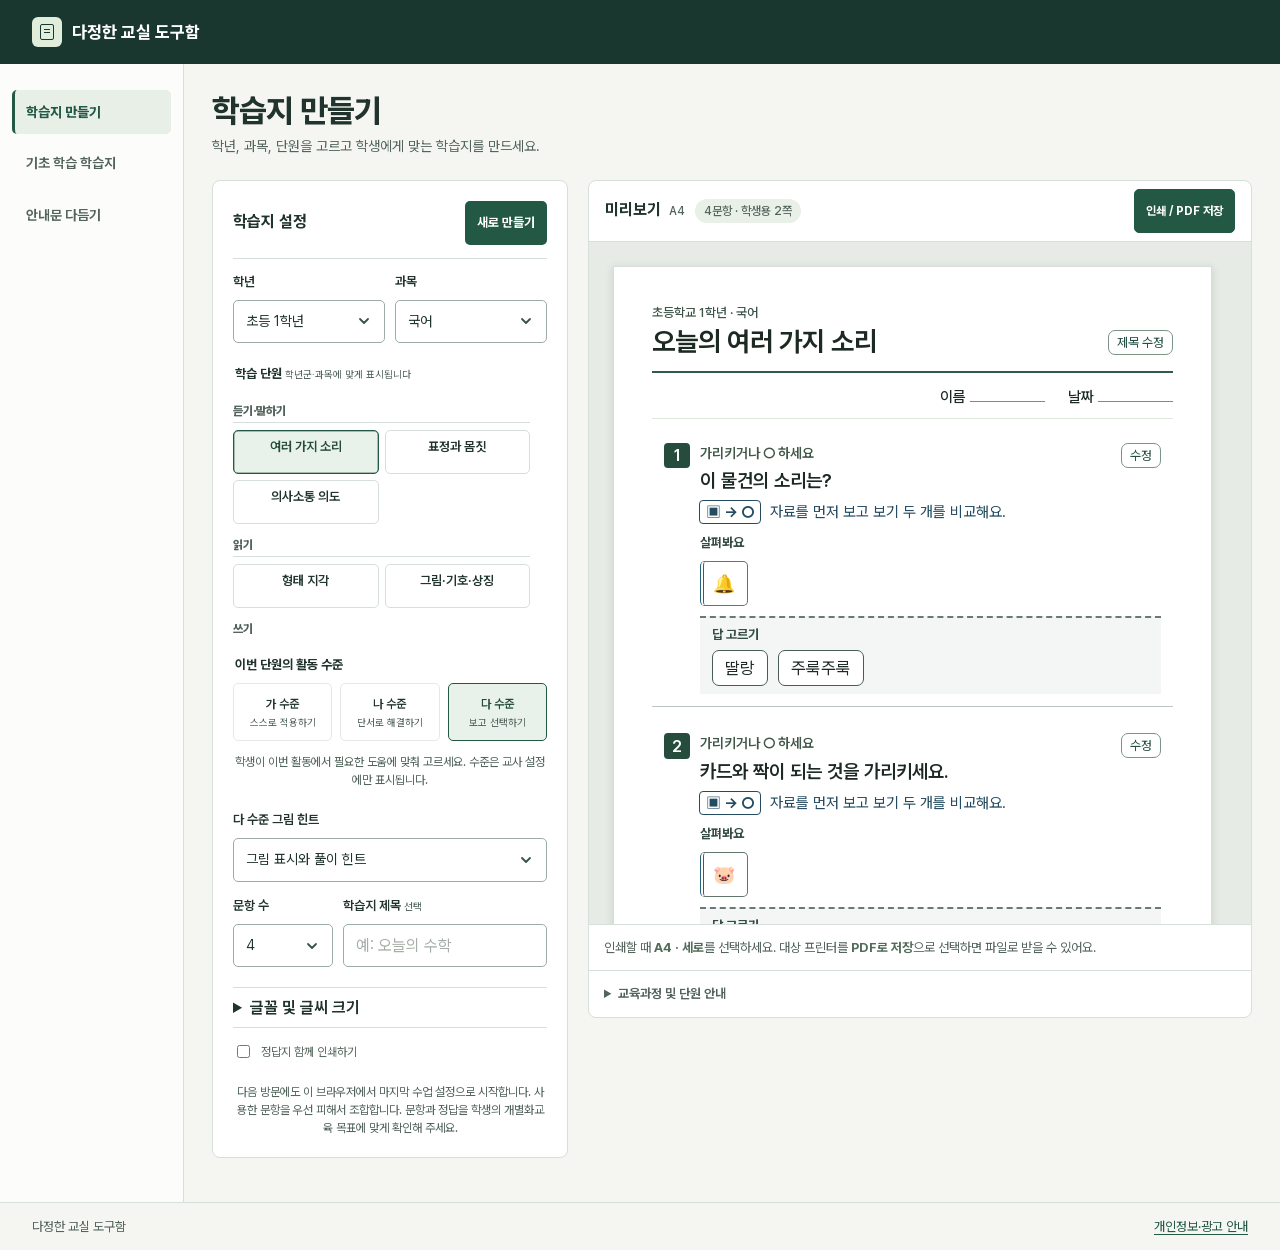
<file: index.html>
<!doctype html>
<html lang="ko">
<head>
  <meta charset="utf-8">
  <meta name="viewport" content="width=device-width, initial-scale=1">
  <meta name="theme-color" content="#19372f">
  <meta name="description" content="특수교사를 위한 수준별 학습지와 학부모 안내문 작성 도구">
  <script async src="https://pagead2.googlesyndication.com/pagead/js/adsbygoogle.js?client=ca-pub-8544439780701521" crossorigin="anonymous"></script>
  <title>다정한 교실 도구함</title>
  <link rel="preload" href="./PretendardVariable.woff2" as="font" type="font/woff2" crossorigin>
  <link rel="stylesheet" href="./style.css?v=mathalign1">
  <link rel="stylesheet" href="./workspace.css?v=3">
</head>
<body>
  <div class="app-shell">
    <a class="skip-workspace" href="#top">본문 바로가기</a>
    <header class="workspace-header">
      <div class="workspace-header-inner">
        <a class="workspace-brand" href="./" aria-label="다정한 교실 도구함 홈">
          <span class="workspace-emblem" aria-hidden="true"></span>
          <span>다정한 교실 도구함</span>
        </a>
      </div>
    </header>

    <div class="workspace-layout">
      <nav class="tool-nav" aria-label="도구 선택">
        <a class="tab active" data-tab="worksheet" aria-controls="worksheet-panel" href="?tool=worksheet" aria-current="page">학습지 만들기</a>
        <a class="tab" data-tab="foundation" aria-controls="foundation-panel" href="?tool=foundation">기초 학습 학습지</a>
        <a class="tab" data-tab="letter" aria-controls="letter-panel" href="?tool=letter">안내문 다듬기</a>
      </nav>
    <main id="top" tabindex="-1">
      <section class="tool-section" id="worksheet-panel">
        <div class="page-heading"><h1>학습지 만들기</h1><p>학년, 과목, 단원을 고르고 학생에게 맞는 학습지를 만드세요.</p></div>
        <div class="workspace-grid">
          <form class="control-card" id="worksheet-form">
            <div class="card-heading"><h2>학습지 설정</h2><button class="primary-button generate-button" type="submit">새로 만들기</button></div>
            <div class="field-row grade-subject-row"><div class="field"><label for="grade">학년</label><select id="grade"><optgroup label="초등학교"><option value="e1">초등 1학년</option><option value="e2">초등 2학년</option><option value="e3">초등 3학년</option><option value="e4">초등 4학년</option><option value="e5">초등 5학년</option><option value="e6">초등 6학년</option></optgroup><optgroup label="중학교"><option value="m1">중학교 1학년</option><option value="m2">중학교 2학년</option><option value="m3">중학교 3학년</option></optgroup><optgroup label="고등학교"><option value="h1">고등학교 1학년</option><option value="h2">고등학교 2학년</option><option value="h3">고등학교 3학년</option></optgroup></select></div><div class="field"><label for="subject">과목</label><select id="subject"></select></div></div>
            <fieldset><legend>학습 단원 <span class="optional">학년군·과목에 맞게 표시됩니다</span></legend><div class="choice-grid topic-grid" id="topic-options"></div></fieldset>
            <fieldset><legend>이번 단원의 활동 수준</legend><div class="segmented"><label><input type="radio" name="level" value="challenge"><span>가 수준<small>스스로 적용하기</small></span></label><label><input type="radio" name="level" value="practice"><span>나 수준<small>단서로 해결하기</small></span></label><label><input type="radio" name="level" value="basic" checked><span>다 수준<small>보고 선택하기</small></span></label></div><p class="control-hint">학생이 이번 활동에서 필요한 도움에 맞춰 고르세요. 수준은 교사 설정에만 표시됩니다.</p></fieldset>
            <div class="field" id="basic-help-field"><label for="basic-help">다 수준 그림 힌트</label><select id="basic-help"><option value="guided">그림 표시와 풀이 힌트</option><option value="mark">그림 표시만</option><option value="off">추가 힌트 없이</option></select></div><div class="field-row"><div class="field"><label for="count">문항 수</label><select id="count"><option selected>4</option><option>6</option><option>8</option><option>10</option><option>12</option></select></div><div class="field"><label for="paper-title">학습지 제목 <span class="optional">선택</span></label><input id="paper-title" type="text" maxlength="35" placeholder="예: 오늘의 수학"></div></div>
            <details class="worksheet-type-settings">
              <summary>글꼴 및 글씨 크기</summary>
              <div class="field-row">
                <div class="field"><label for="worksheet-font">글꼴</label><select id="worksheet-font">
                  <option value="pretendard">프리텐다드</option>
                  <option value="gothic">기기 기본 고딕</option>
                  <option value="serif">기기 기본 명조</option>
                </select></div>
                <div class="field"><label for="worksheet-size">글씨 크기</label><div class="size-stepper">
                  <button type="button" data-size-step="-1" aria-label="글씨 1픽셀 줄이기">−</button>
                  <select id="worksheet-size" aria-label="글씨 크기 픽셀"></select>
                  <button type="button" data-size-step="1" aria-label="글씨 1픽셀 늘리기">+</button>
                </div></div>
              </div>
            </details>
            <label class="checkline"><input id="answer-key" type="checkbox"><span>정답지 함께 인쇄하기</span></label>
            <p class="control-hint">다음 방문에도 이 브라우저에서 마지막 수업 설정으로 시작합니다. 사용한 문항을 우선 피해서 조합합니다. 문항과 정답을 학생의 개별화교육 목표에 맞게 확인해 주세요.</p>
          </form>
          <div class="preview-area"><div class="preview-heading"><div><h2 id="worksheet-preview-heading" tabindex="-1">미리보기 <span class="paper-format">A4</span></h2><span class="preview-status" id="preview-status" role="status"></span></div><button id="print-button" class="outline-button" type="button">인쇄 / PDF 저장</button></div><div class="sheet-frame" id="sheet-frame" tabindex="0" role="region" aria-labelledby="worksheet-preview-heading"><div id="worksheet-preview"></div></div><p class="preview-tip">인쇄할 때 <strong>A4 · 세로</strong>를 선택하세요. 대상 프린터를 <strong>PDF로 저장</strong>으로 선택하면 파일로 받을 수 있어요.</p><details class="curriculum-note"><summary>교육과정 및 단원 안내</summary><p>학습지 단원은 교육과정의 내용 요소를 바탕으로 구성했습니다. 중3·고3은 2027년부터 적용됩니다. <a href="https://www.nise.go.kr/onmam/openapi/fileDown.do?fileSn=oZXmqchDx6q4fe5TJYtELA" target="_blank" rel="noopener">2022 개정 특수교육 기본 교육과정 원문</a></p></details></div>
        </div>
      </section>

      <section class="tool-section hidden" id="foundation-panel">
        <div class="page-heading"><h1>기초 학습 학습지</h1><p>모양, 한글, 수, 선 긋기 중 연습할 활동을 고르세요.</p></div>
        <div class="workspace-grid">
          <form class="control-card" id="foundation-form">
            <div class="card-heading"><h2>기초 활동 선택</h2><button class="primary-button generate-button" type="submit">새로 만들기</button></div>
            <div class="field"><label for="foundation-task">연습할 활동</label><select id="foundation-task">
              </select></div>
            <div class="field"><label for="foundation-count">문항 수</label><select id="foundation-count"><option>2</option><option selected>4</option><option>6</option></select></div>
            <label class="checkline"><input type="checkbox" id="foundation-key">교사용 정답지 함께 인쇄하기</label>

          </form>
          <div class="preview-area"><div class="preview-heading"><div><h2 id="foundation-preview-heading" tabindex="-1">미리보기 <span class="paper-format">A4</span></h2><span class="preview-status" id="foundation-preview-status" role="status"></span></div><button type="button" class="outline-button" id="foundation-print">인쇄 / PDF 저장</button></div>
            <div class="sheet-frame" id="foundation-preview" tabindex="0" role="region" aria-labelledby="foundation-preview-heading"></div></div>
        </div>
      </section>
      <section class="tool-section hidden" id="letter-panel">
        <div class="page-heading"><h1>안내문 다듬기</h1><p>전달할 내용을 적으면 학부모님께 보낼 문장으로 정리해 드려요.</p></div>
        <div class="letter-grid"><div class="control-card"><div class="card-heading"><h2>초안 입력</h2></div><label for="draft" class="input-label">전할 내용</label><textarea id="draft" rows="10" placeholder="예: 다음 주 학교 체육대회 예정&#10;복장 체육복&#10;장소 예술공원&#10;등교방법 자율 등교"></textarea><div class="privacy-note"><strong>개인정보 입력 안내</strong><p>학생 실명, 진단명, 연락처, 주민등록번호 등은 입력하지 마세요. 필요하다면 ‘학생’, ‘보호자’처럼 바꿔 적어 주세요. 입력 내용은 서버로 전송하거나 저장하지 않습니다.</p></div><fieldset><legend>문장 분위기</legend><div class="segmented tone-select"><label><input type="radio" name="tone" value="formal" checked><span>정중하게</span></label><label><input type="radio" name="tone" value="warm"><span>따뜻하게</span></label><label><input type="radio" name="tone" value="brief"><span>간결하게</span></label></div></fieldset><fieldset class="notice-message-settings">
  <legend>학부모님께 전할 멘트</legend>
  <div class="field"><label for="notice-message-mode">마무리 방식</label>
    <select id="notice-message-mode">
      <option value="auto">초안 내용에 맞춰 추천</option>
      <option value="custom">직접 입력</option>
      <option value="none">멘트 없이 마무리</option>
    </select>
  </div>
  <div id="notice-message-custom" class="field" hidden>
    <label for="notice-message-text">추가할 문장</label>
    <textarea id="notice-message-text" rows="2" maxlength="300" placeholder="예: 자녀와 함께 준비물을 확인해 주시면 감사하겠습니다."></textarea>
  </div>
</fieldset><button class="primary-button" id="polish-button" type="button">안내문 다듬기 </button></div><div class="result-card"><div class="preview-heading"><div><h2 id="letter-preview-heading" tabindex="-1">다듬은 안내문</h2></div><button id="copy-button" class="outline-button" type="button" disabled>복사하기</button></div><label class="input-label" for="result">보낼 문구 · 직접 수정 가능</label><textarea id="result" rows="14" readonly placeholder="초안을 다듬으면 여기에 안내문이 나타납니다."></textarea><p id="notice-date-review" class="review-note" role="status" hidden></p><p class="review-note">보내기 전에 날짜·장소·준비물과 학생별 상황을 꼭 확인해 주세요. 이 도구는 입력한 사실만 사용해 문장을 정리합니다.</p></div></div>
      </section>

    </main>
    </div>
    <footer class="workspace-footer">
      <span>다정한 교실 도구함</span>
      <a href="./privacy.html">개인정보·광고 안내</a>
    </footer>
  </div>
  <dialog id="problem-editor" class="problem-editor" aria-labelledby="problem-editor-title">
    <form id="problem-edit-form">
      <h2 id="problem-editor-title">문항 수정</h2>
      <div id="problem-edit-fields"></div>
      <div class="problem-edit-actions">
        <button type="button" id="problem-edit-cancel" class="outline-button">취소</button>
        <button type="submit" class="primary-button">수정 적용</button>
      </div>
    </form>
  </dialog>
  <div id="foundation-print-root"></div>
  <div id="print-root" aria-hidden="true"></div>
  <script defer src="./worksheet-equation.js"></script>
  <script src="./question-data.js?v=20261114c" defer></script>
  <script src="./question-data-more.js?v=20261114c" defer></script>
  <script src="./curriculum.js?v=mathalign1" defer></script>
  <script src="./full-units.js?v=20261114d" defer></script>
  <script src="./full-unit-problems.js?v=clear-cues3" defer></script>
  <script src="./full-unit-korean.js?v=clear-cues3" defer></script>
  <script src="./full-unit-init.js?v=20261114d" defer></script>
  <script src="./picture-problems.js?v=cuelevel4" defer></script>
  <script src="./social-career.js?v=cuelevel4" defer></script>
  <script src="./visual-activities.js?v=mathalign1" defer></script>
  <script defer src="./foundation.js?v=workspace2"></script>
  <script src="./app.js?v=workspace2" defer></script>
</body>
</html>
</file>
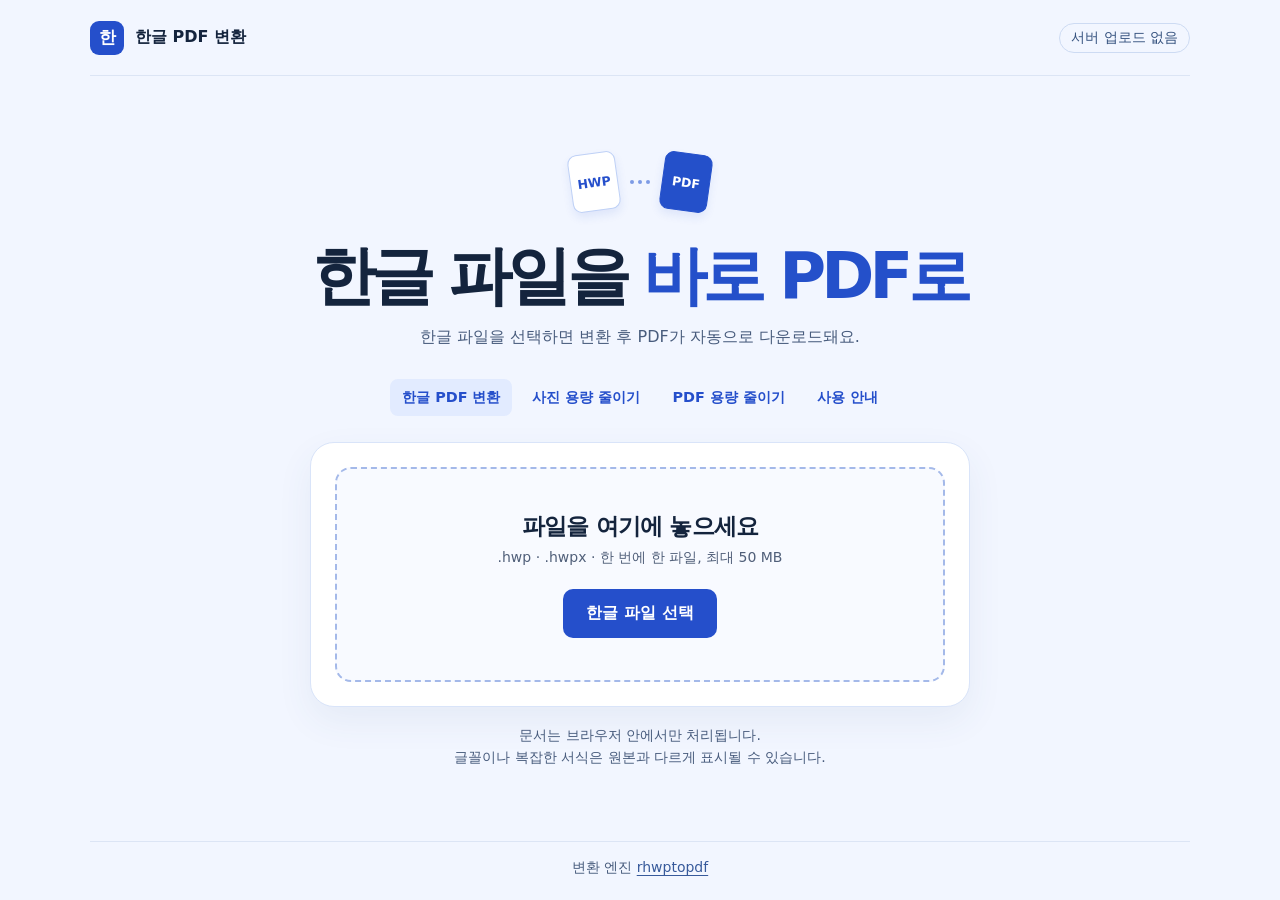
<file: hwp-pdf/index.html>
<!doctype html>
<html lang="ko">
<head>
  <meta charset="utf-8">
  <meta name="viewport" content="width=device-width, initial-scale=1">
  <meta name="description" content="한글 HWP·HWPX를 브라우저에서 바로 PDF로 변환하고 다운로드하세요.">
  <meta name="referrer" content="no-referrer">
  <meta http-equiv="Content-Security-Policy" content="default-src 'none'; script-src 'unsafe-inline' 'wasm-unsafe-eval'; style-src 'unsafe-inline'; connect-src https://sanguneo.github.io https://cdn.jsdelivr.net https://raw.githubusercontent.com; worker-src blob:; base-uri 'none'; form-action 'none'">
  <title>한글 PDF 변환</title>
  <style>
    :root { font-family: system-ui, "Malgun Gothic", "Apple SD Gothic Neo", sans-serif; color: #14243d; background: #f2f6ff; color-scheme: light; }
    *, *::before, *::after { box-sizing: border-box; }
    body { margin: 0; min-height: 100vh; display: grid; grid-template-rows: auto 1fr auto; }
    header, footer { width: min(1100px, 100% - 48px); margin-inline: auto; }
    header { display: flex; justify-content: space-between; align-items: center; min-height: 76px; gap: 14px; border-bottom: 1px solid #dce5f5; }
    .brand { display: flex; align-items: center; gap: 11px; font-weight: 750; }
    .mark { background: #254fcb; color: white; width: 34px; height: 34px; display: grid; place-items: center; border-radius: 9px; font-size: 17px; }
    .privacy { color: #34517e; font-size: .875rem; padding: 5px 11px; border: 1px solid #cddbf3; border-radius: 999px; }
    main { width: min(660px, 100% - 36px); margin: 0 auto; padding: clamp(38px, 8vh, 90px) 0 46px; text-align: center; }
    h1 { font-size: clamp(2.2rem, 7vw, 4rem); letter-spacing: -.075em; margin: 16px 0 12px; line-height: 1.13; font-weight: 820; }
    h1 span { color: #2450ca; white-space: nowrap; }
    .intro { color: #485c7d; margin: 0 auto 35px; line-height: 1.65; }
    .tools { display: flex; justify-content: center; flex-wrap: wrap; gap: 8px; margin: -7px 0 26px; }
    .tools a { padding: 9px 12px; border-radius: 8px; color: #254fcb; font-size: .9rem; text-decoration: none; font-weight: 700; }
    .tools a:hover, .tools a[aria-current] { background: #e2ebff; }
    .art { display: flex; align-items: center; justify-content: center; gap: 12px; margin: 0 auto 24px; height: 68px; }
    .page { display: grid; place-items: center; height: 58px; width: 48px; border: 1px solid #bfd1f6; border-radius: 9px; font: 750 .78rem system-ui; box-shadow: 0 5px 10px #254fcb18; background: white; color: #254fcb; transform: rotate(-8deg); }
    .page.pdf { transform: rotate(8deg); background: #2450ca; color: white; border-color: #2450ca; }
    .art .dots { display: flex; gap: 4px; }
    .art .dots i { display: block; background: #7e9be5; width: 4px; height: 4px; border-radius: 100%; }
    .work { background: #fff; box-shadow: 0 14px 36px #34527e12; border: 1px solid #d9e4f9; border-radius: 24px; padding: clamp(14px, 3.6vw, 24px); }
    .zone { background: #f8faff; border: 2px dashed #a4b9e9; border-radius: 16px; padding: clamp(29px, 5vw, 42px) 16px; transition: background .18s, border-color .18s; }
    .zone.active { background: #e4edff; border-color: #2450ca; }
    h2 { margin: 0 0 7px; letter-spacing: -.035em; font-size: clamp(1.12rem, 4.5vw, 1.42rem); }
    .formats { font-size: .875rem; color: #505f79; margin: 0 0 22px; }
    button, .download { display: inline-flex; align-items: center; justify-content: center; min-height: 49px; padding: 0 22px; border: 1px solid transparent; border-radius: 10px; font: 700 1rem system-ui; cursor: pointer; text-decoration: none; }
    button { color: #fff; background: #254fcb; }
    button:hover { background: #1941b8; }
    button:disabled { cursor: wait; background: #526991; }
    button:focus-visible, a:focus-visible { outline: 3px solid #123b9c; outline-offset: 4px; }
    .result { text-align: left; margin-top: 14px; padding: 13px 15px; border: 1px solid #d3e2f8; border-radius: 12px; background: #f5f9ff; }
    .result[data-state="error"] { background: #fff5f5; border-color: #f2c7cb; color: #84272d; }
    #status { font-weight: 700; margin: 0; line-height: 1.5; }
    #detail { color: inherit; margin: 3px 0 0; overflow-wrap: anywhere; font-size: .88rem; line-height: 1.5; }
    .download { min-height: 40px; margin-top: 10px; padding: 0 13px; border-color: #a7bced; color: #1941b8; background: #fff; }
    .download:hover { background: #e8efff; }
    .note { margin: 17px 0 0; color: #485c7d; font-size: .875rem; line-height: 1.6; }
    .note a { color: #375a9b; text-underline-offset: 3px; }
    footer { color: #485c7d; border-top: 1px solid #dce5f5; padding: 17px 0 23px; font-size: .875rem; text-align: center; }
    footer a { color: #375a9b; text-underline-offset: 3px; }
    [hidden] { display: none !important; }
    @media (max-width: 450px) { header, footer { width: calc(100% - 36px); } header { min-height: 62px; } .intro { font-size: .95rem; } }
    @media (prefers-reduced-motion: reduce) { *, *::before, *::after { transition: none !important; } }
  </style>
</head>
<body>
  <header>
    <div class="brand"><span class="mark" aria-hidden="true">한</span>한글 PDF 변환</div>
    <span class="privacy">서버 업로드 없음</span>
  </header>
  <main>
    <div class="art" aria-hidden="true"><span class="page">HWP</span><span class="dots"><i></i><i></i><i></i></span><span class="page pdf">PDF</span></div>
    <h1>한글 파일을 <span>바로 PDF로</span></h1>
    <p class="intro">한글 파일을 선택하면 변환 후 PDF가 자동으로 다운로드돼요.</p>
    <nav class="tools" aria-label="파일 도구">
      <a href="./" aria-current="page">한글 PDF 변환</a>
      <a href="./compress.html">사진 용량 줄이기</a>
      <a href="./compress.html?type=pdf">PDF 용량 줄이기</a>
      <a href="./guide.html">사용 안내</a>
    </nav>
    <section class="work" aria-label="파일 변환">
      <div class="zone" id="zone">
        <h2>파일을 여기에 놓으세요</h2>
        <p class="formats" id="formats">.hwp · .hwpx · 한 번에 한 파일, 최대 50 MB</p>
        <button type="button" id="pick" aria-describedby="formats">한글 파일 선택</button>
        <input type="file" id="file" accept=".hwp,.hwpx" hidden>
      </div>
      <div class="result" id="result" hidden>
        <div role="status" aria-live="polite" aria-atomic="true"><p id="status"></p><p id="detail"></p></div>
        <a class="download" id="download" hidden>PDF 다시 다운로드</a>
      </div>
    </section>
    <p class="note">문서는 브라우저 안에서만 처리됩니다.<br>글꼴이나 복잡한 서식은 원본과 다르게 표시될 수 있습니다. <a href="https://sanguneo.github.io/rhwptopdf/" rel="noreferrer" id="fallback" hidden>변환 엔진 데모 열기</a></p>
  </main>
  <footer>변환 엔진 <a href="https://github.com/sanguneo/rhwptopdf" rel="noreferrer">rhwptopdf</a></footer>
  <noscript>파일을 변환하려면 브라우저에서 JavaScript를 켜 주세요.</noscript>
  <script id="engine-source" type="text/plain">
// rhwptopdf UMD bundle.
// Built by scripts/build_pkg_cdn.sh (Sub-AC 3.1).
// Source: wasm-pack --target no-modules + scripts/wrap_umd.mjs.
// DO NOT EDIT — regenerate with `scripts/build_pkg_cdn.sh`.
;(function (root, factory) {
  if (typeof exports === 'object' && typeof module !== 'undefined') {
    module.exports = factory();
  } else if (typeof define === 'function' && define.amd) {
    define([], factory);
  } else { root.RhwpToPdf = factory(); }
}(typeof self !== 'undefined' ? self : this, function () {
  'use strict';

var __rhwptopdf_bindgen = (function(exports) {
    let script_src;
    if (typeof document !== 'undefined' && document.currentScript !== null) {
        script_src = new URL(document.currentScript.src, location.href).toString();
    }

    /**
     * `analyzeHwp(bytes)` 결과 — `{ pageCount, fontsRequired }`.
     */
    class AnalyzeResult {
        static __wrap(ptr) {
            const obj = Object.create(AnalyzeResult.prototype);
            obj.__wbg_ptr = ptr;
            AnalyzeResultFinalization.register(obj, obj.__wbg_ptr, obj);
            return obj;
        }
        __destroy_into_raw() {
            const ptr = this.__wbg_ptr;
            this.__wbg_ptr = 0;
            AnalyzeResultFinalization.unregister(this);
            return ptr;
        }
        free() {
            const ptr = this.__destroy_into_raw();
            wasm.__wbg_analyzeresult_free(ptr, 0);
        }
        /**
         * @returns {string[]}
         */
        get fontsRequired() {
            const ret = wasm.analyzeresult_fontsRequired(this.__wbg_ptr);
            var v1 = getArrayJsValueFromWasm0(ret[0], ret[1]).slice();
            wasm.__wbindgen_free(ret[0], ret[1] * 4, 4);
            return v1;
        }
        /**
         * @returns {number}
         */
        get pageCount() {
            const ret = wasm.analyzeresult_pageCount(this.__wbg_ptr);
            return ret >>> 0;
        }
    }
    if (Symbol.dispose) AnalyzeResult.prototype[Symbol.dispose] = AnalyzeResult.prototype.free;
    exports.AnalyzeResult = AnalyzeResult;

    /**
     * HWP/HWPX 바이트를 분석하여 페이지 수와 사용 폰트 family 목록을 반환한다.
     * @param {Uint8Array} bytes
     * @returns {AnalyzeResult}
     */
    function analyzeHwp(bytes) {
        const ptr0 = passArray8ToWasm0(bytes, wasm.__wbindgen_malloc);
        const len0 = WASM_VECTOR_LEN;
        const ret = wasm.analyzeHwp(ptr0, len0);
        if (ret[2]) {
            throw takeFromExternrefTable0(ret[1]);
        }
        return AnalyzeResult.__wrap(ret[0]);
    }
    exports.analyzeHwp = analyzeHwp;

    /**
     * 등록된 PDF 변환용 폰트를 모두 해제한다.
     */
    function clearPdfFonts() {
        wasm.clearPdfFonts();
    }
    exports.clearPdfFonts = clearPdfFonts;

    /**
     * HWP 파일에서 썸네일 이미지만 경량 추출 (전체 파싱 없이).
     *
     * 반환: JSON `{ "format": "png"|"gif", "base64": "...", "width": N, "height": N }`
     * PrvImage 가 없으면 `null` 반환.
     * @param {Uint8Array} data
     * @returns {any}
     */
    function extractThumbnail(data) {
        const ptr0 = passArray8ToWasm0(data, wasm.__wbindgen_malloc);
        const len0 = WASM_VECTOR_LEN;
        const ret = wasm.extractThumbnail(ptr0, len0);
        return ret;
    }
    exports.extractThumbnail = extractThumbnail;

    /**
     * HWP/HWPX 바이트를 multi-page PDF 바이트로 변환한다.
     *
     * 각 페이지를 SVG 로 렌더한 뒤 `svg2pdf` 로 XObject 청크로 변환하고,
     * `pdf-writer` 로 page tree 를 직접 조립하여 하나의 PDF 로 합친다.
     *
     * 한글 글리프는 빌드 시 임베드된 `EMBEDDED_FONTS` 가 usvg fontdb 에 등록되어
     * 사용된다. 문서가 임베드 폰트와 다른 family 를 지정한 경우 usvg 의 family
     * fallback 으로 처리된다 (정확 매칭이 필요하면 SVG 단계에서
     * `HwpDocument::renderPageSvgWithFonts` 로 임베드한 SVG 를 별도 경로로 사용).
     * @param {Uint8Array} bytes
     * @returns {Uint8Array}
     */
    function hwpToPdf(bytes) {
        const ptr0 = passArray8ToWasm0(bytes, wasm.__wbindgen_malloc);
        const len0 = WASM_VECTOR_LEN;
        const ret = wasm.hwpToPdf(ptr0, len0);
        if (ret[3]) {
            throw takeFromExternrefTable0(ret[2]);
        }
        var v2 = getArrayU8FromWasm0(ret[0], ret[1]).slice();
        wasm.__wbindgen_free(ret[0], ret[1] * 1, 1);
        return v2;
    }
    exports.hwpToPdf = hwpToPdf;

    /**
     * WASM panic hook 초기화 (한 번만 실행)
     */
    function init_panic_hook() {
        wasm.init_panic_hook();
    }
    exports.init_panic_hook = init_panic_hook;

    /**
     * 디버깅: 현재 등록된 PDF 폰트 수와 fallback family 를 JSON 으로 반환.
     * @returns {string}
     */
    function pdfFontStatus() {
        let deferred1_0;
        let deferred1_1;
        try {
            const ret = wasm.pdfFontStatus();
            deferred1_0 = ret[0];
            deferred1_1 = ret[1];
            return getStringFromWasm0(ret[0], ret[1]);
        } finally {
            wasm.__wbindgen_free(deferred1_0, deferred1_1, 1);
        }
    }
    exports.pdfFontStatus = pdfFontStatus;

    /**
     * TTF/OTF 폰트 바이트를 PDF 변환용 fontdb 에 등록한다.
     *
     * 같은 폰트를 여러 번 호출하면 중복 등록된다 (`clearPdfFonts` 로 초기화).
     * 추출한 family name 을 keyword 로 serif / sans-serif 계열을 판별하여 해당 generic
     * fallback 으로 지정한다. 한 쪽만 등록된 상태에서는 다른 generic 도 같은 family 로
     * 채워둠 → 한 폰트만 있을 때 모든 글리프가 그 폰트로 fallback.
     * 반환값: 자동 추출된 family name (디버깅용). family 추출 실패 시 빈 문자열.
     * @param {Uint8Array} data
     * @returns {string}
     */
    function registerPdfFont(data) {
        let deferred2_0;
        let deferred2_1;
        try {
            const ptr0 = passArray8ToWasm0(data, wasm.__wbindgen_malloc);
            const len0 = WASM_VECTOR_LEN;
            const ret = wasm.registerPdfFont(ptr0, len0);
            deferred2_0 = ret[0];
            deferred2_1 = ret[1];
            return getStringFromWasm0(ret[0], ret[1]);
        } finally {
            wasm.__wbindgen_free(deferred2_0, deferred2_1, 1);
        }
    }
    exports.registerPdfFont = registerPdfFont;

    /**
     * @returns {string}
     */
    function version() {
        let deferred1_0;
        let deferred1_1;
        try {
            const ret = wasm.version();
            deferred1_0 = ret[0];
            deferred1_1 = ret[1];
            return getStringFromWasm0(ret[0], ret[1]);
        } finally {
            wasm.__wbindgen_free(deferred1_0, deferred1_1, 1);
        }
    }
    exports.version = version;
    function __wbg_get_imports() {
        const import0 = {
            __proto__: null,
            __wbg___wbindgen_throw_1506f2235d1bdba0: function(arg0, arg1) {
                throw new Error(getStringFromWasm0(arg0, arg1));
            },
            __wbg_error_a6fa202b58aa1cd3: function(arg0, arg1) {
                let deferred0_0;
                let deferred0_1;
                try {
                    deferred0_0 = arg0;
                    deferred0_1 = arg1;
                    console.error(getStringFromWasm0(arg0, arg1));
                } finally {
                    wasm.__wbindgen_free(deferred0_0, deferred0_1, 1);
                }
            },
            __wbg_new_227d7c05414eb861: function() {
                const ret = new Error();
                return ret;
            },
            __wbg_stack_3b0d974bbf31e44f: function(arg0, arg1) {
                const ret = arg1.stack;
                const ptr1 = passStringToWasm0(ret, wasm.__wbindgen_malloc, wasm.__wbindgen_realloc);
                const len1 = WASM_VECTOR_LEN;
                getDataViewMemory0().setInt32(arg0 + 4 * 1, len1, true);
                getDataViewMemory0().setInt32(arg0 + 4 * 0, ptr1, true);
            },
            __wbindgen_cast_0000000000000001: function(arg0, arg1) {
                // Cast intrinsic for `Ref(String) -> Externref`.
                const ret = getStringFromWasm0(arg0, arg1);
                return ret;
            },
            __wbindgen_init_externref_table: function() {
                const table = wasm.__wbindgen_externrefs;
                const offset = table.grow(4);
                table.set(0, undefined);
                table.set(offset + 0, undefined);
                table.set(offset + 1, null);
                table.set(offset + 2, true);
                table.set(offset + 3, false);
            },
        };
        return {
            __proto__: null,
            "./rhwptopdf_bg.js": import0,
        };
    }

    const AnalyzeResultFinalization = (typeof FinalizationRegistry === 'undefined')
        ? { register: () => {}, unregister: () => {} }
        : new FinalizationRegistry(ptr => wasm.__wbg_analyzeresult_free(ptr, 1));

    function getArrayJsValueFromWasm0(ptr, len) {
        ptr = ptr >>> 0;
        const mem = getDataViewMemory0();
        const result = [];
        for (let i = ptr; i < ptr + 4 * len; i += 4) {
            result.push(wasm.__wbindgen_externrefs.get(mem.getUint32(i, true)));
        }
        wasm.__externref_drop_slice(ptr, len);
        return result;
    }

    function getArrayU8FromWasm0(ptr, len) {
        ptr = ptr >>> 0;
        return getUint8ArrayMemory0().subarray(ptr / 1, ptr / 1 + len);
    }

    let cachedDataViewMemory0 = null;
    function getDataViewMemory0() {
        if (cachedDataViewMemory0 === null || cachedDataViewMemory0.buffer.detached === true || (cachedDataViewMemory0.buffer.detached === undefined && cachedDataViewMemory0.buffer !== wasm.memory.buffer)) {
            cachedDataViewMemory0 = new DataView(wasm.memory.buffer);
        }
        return cachedDataViewMemory0;
    }

    function getStringFromWasm0(ptr, len) {
        return decodeText(ptr >>> 0, len);
    }

    let cachedUint8ArrayMemory0 = null;
    function getUint8ArrayMemory0() {
        if (cachedUint8ArrayMemory0 === null || cachedUint8ArrayMemory0.byteLength === 0) {
            cachedUint8ArrayMemory0 = new Uint8Array(wasm.memory.buffer);
        }
        return cachedUint8ArrayMemory0;
    }

    function passArray8ToWasm0(arg, malloc) {
        const ptr = malloc(arg.length * 1, 1) >>> 0;
        getUint8ArrayMemory0().set(arg, ptr / 1);
        WASM_VECTOR_LEN = arg.length;
        return ptr;
    }

    function passStringToWasm0(arg, malloc, realloc) {
        if (realloc === undefined) {
            const buf = cachedTextEncoder.encode(arg);
            const ptr = malloc(buf.length, 1) >>> 0;
            getUint8ArrayMemory0().subarray(ptr, ptr + buf.length).set(buf);
            WASM_VECTOR_LEN = buf.length;
            return ptr;
        }

        let len = arg.length;
        let ptr = malloc(len, 1) >>> 0;

        const mem = getUint8ArrayMemory0();

        let offset = 0;

        for (; offset < len; offset++) {
            const code = arg.charCodeAt(offset);
            if (code > 0x7F) break;
            mem[ptr + offset] = code;
        }
        if (offset !== len) {
            if (offset !== 0) {
                arg = arg.slice(offset);
            }
            ptr = realloc(ptr, len, len = offset + arg.length * 3, 1) >>> 0;
            const view = getUint8ArrayMemory0().subarray(ptr + offset, ptr + len);
            const ret = cachedTextEncoder.encodeInto(arg, view);

            offset += ret.written;
            ptr = realloc(ptr, len, offset, 1) >>> 0;
        }

        WASM_VECTOR_LEN = offset;
        return ptr;
    }

    function takeFromExternrefTable0(idx) {
        const value = wasm.__wbindgen_externrefs.get(idx);
        wasm.__externref_table_dealloc(idx);
        return value;
    }

    let cachedTextDecoder = new TextDecoder('utf-8', { ignoreBOM: true, fatal: true });
    cachedTextDecoder.decode();
    function decodeText(ptr, len) {
        return cachedTextDecoder.decode(getUint8ArrayMemory0().subarray(ptr, ptr + len));
    }

    const cachedTextEncoder = new TextEncoder();

    if (!('encodeInto' in cachedTextEncoder)) {
        cachedTextEncoder.encodeInto = function (arg, view) {
            const buf = cachedTextEncoder.encode(arg);
            view.set(buf);
            return {
                read: arg.length,
                written: buf.length
            };
        };
    }

    let WASM_VECTOR_LEN = 0;

    let wasmModule, wasmInstance, wasm;
    function __wbg_finalize_init(instance, module) {
        wasmInstance = instance;
        wasm = instance.exports;
        wasmModule = module;
        cachedDataViewMemory0 = null;
        cachedUint8ArrayMemory0 = null;
        wasm.__wbindgen_start();
        return wasm;
    }

    async function __wbg_load(module, imports) {
        if (typeof Response === 'function' && module instanceof Response) {
            if (typeof WebAssembly.instantiateStreaming === 'function') {
                try {
                    return await WebAssembly.instantiateStreaming(module, imports);
                } catch (e) {
                    const validResponse = module.ok && expectedResponseType(module.type);

                    if (validResponse && module.headers.get('Content-Type') !== 'application/wasm') {
                        console.warn("`WebAssembly.instantiateStreaming` failed because your server does not serve Wasm with `application/wasm` MIME type. Falling back to `WebAssembly.instantiate` which is slower. Original error:\n", e);

                    } else { throw e; }
                }
            }

            const bytes = await module.arrayBuffer();
            return await WebAssembly.instantiate(bytes, imports);
        } else {
            const instance = await WebAssembly.instantiate(module, imports);

            if (instance instanceof WebAssembly.Instance) {
                return { instance, module };
            } else {
                return instance;
            }
        }

        function expectedResponseType(type) {
            switch (type) {
                case 'basic': case 'cors': case 'default': return true;
            }
            return false;
        }
    }

    function initSync(module) {
        if (wasm !== undefined) return wasm;


        if (module !== undefined) {
            if (Object.getPrototypeOf(module) === Object.prototype) {
                ({module} = module)
            } else {
                console.warn('using deprecated parameters for `initSync()`; pass a single object instead')
            }
        }

        const imports = __wbg_get_imports();
        if (!(module instanceof WebAssembly.Module)) {
            module = new WebAssembly.Module(module);
        }
        const instance = new WebAssembly.Instance(module, imports);
        return __wbg_finalize_init(instance, module);
    }

    async function __wbg_init(module_or_path) {
        if (wasm !== undefined) return wasm;


        if (module_or_path !== undefined) {
            if (Object.getPrototypeOf(module_or_path) === Object.prototype) {
                ({module_or_path} = module_or_path)
            } else {
                console.warn('using deprecated parameters for the initialization function; pass a single object instead')
            }
        }

        if (module_or_path === undefined && script_src !== undefined) {
            module_or_path = script_src.replace(/\.js$/, "_bg.wasm");
        }
        const imports = __wbg_get_imports();

        if (typeof module_or_path === 'string' || (typeof Request === 'function' && module_or_path instanceof Request) || (typeof URL === 'function' && module_or_path instanceof URL)) {
            module_or_path = fetch(module_or_path);
        }

        const { instance, module } = await __wbg_load(await module_or_path, imports);

        return __wbg_finalize_init(instance, module);
    }

    return Object.assign(__wbg_init, { initSync }, exports);
})({ __proto__: null });

  return __rhwptopdf_bindgen;
}));
</script>
  <script type="text/plain" id="engine-license">
MIT License

Copyright (c) 2026 sanguneo

Permission is hereby granted, free of charge, to any person obtaining a copy
of this software and associated documentation files (the "Software"), to deal
in the Software without restriction, including without limitation the rights
to use, copy, modify, merge, publish, distribute, sublicense, and/or sell
copies of the Software, and to permit persons to whom the Software is
furnished to do so, subject to the following conditions:

The above copyright notice and this permission notice shall be included in
all copies or substantial portions of the Software.

THE SOFTWARE IS PROVIDED "AS IS", WITHOUT WARRANTY OF ANY KIND, EXPRESS OR
IMPLIED, INCLUDING BUT NOT LIMITED TO THE WARRANTIES OF MERCHANTABILITY,
FITNESS FOR A PARTICULAR PURPOSE AND NONINFRINGEMENT. IN NO EVENT SHALL THE
AUTHORS OR COPYRIGHT HOLDERS BE LIABLE FOR ANY CLAIM, DAMAGES OR OTHER
LIABILITY, WHETHER IN AN ACTION OF CONTRACT, TORT OR OTHERWISE, ARISING FROM,
OUT OF OR IN CONNECTION WITH THE SOFTWARE OR THE USE OR OTHER DEALINGS IN
THE SOFTWARE.

--------------------------------------------------------------------------------
THIRD-PARTY ATTRIBUTIONS
--------------------------------------------------------------------------------

This product includes software derived from the rhwp project
(https://github.com/edwardkim/rhwp), which is licensed under the Apache
License, Version 2.0. The required attribution notices, modification record,
and a verbatim copy of the Apache-2.0 license text are reproduced in the
companion `NOTICE` file at the repository root. Recipients of this Software
must continue to comply with the terms of the Apache License, Version 2.0
with respect to the portions of the Software that were derived from rhwp.


================================================================================
rhwptopdf — NOTICE
================================================================================

Copyright (c) 2026 sanguneo.

The rhwptopdf crate as a whole is distributed under the MIT License (see the
`LICENSE` file at the repository root).

This product includes software derived from the rhwp project:

    Project   : rhwp
    Upstream  : https://github.com/edwardkim/rhwp
    License   : Apache License, Version 2.0
    Copyright : Copyright (c) Edward Kim and the rhwp contributors.
    Role      : Source-code donor. The HWP/HWPX parser and the layout
                renderer modules of rhwptopdf were cherry-picked from rhwp
                into this fresh Cargo crate.

Per Section 4 of the Apache License, Version 2.0, the following attribution
notices, modification record, and a verbatim copy of the Apache-2.0 license
text are retained in this NOTICE file. Recipients of rhwptopdf that
redistribute the Software (in source or binary form) must preserve these
notices.

--------------------------------------------------------------------------------
1. Files derived from rhwp
--------------------------------------------------------------------------------

The following directories of this repository contain code that was
cherry-picked from rhwp and subsequently modified for use in rhwptopdf:

    src/parser/      — HWP (binary) and HWPX (XML) parsing modules.
    src/renderer/    — Layout, text-shape, paragraph, and page-composition
                       modules (excluding `src/renderer/pdf.rs`, which is
                       original to rhwptopdf and is licensed under MIT only).

Where the upstream rhwp source files carried copyright headers, those
headers are preserved verbatim in the corresponding files in this
repository. New files contributed by the rhwptopdf project carry only the
rhwptopdf MIT copyright.

--------------------------------------------------------------------------------
2. Record of modifications (Apache-2.0 §4(b))
--------------------------------------------------------------------------------

The rhwptopdf project has modified the rhwp source code in the following
material ways:

  * Removed the upstream CLI entry point (`main.rs`) and any binary-only
    surface; rhwptopdf ships as a `cdylib` + `rlib` library only.
  * Restructured the crate to target `wasm32-unknown-unknown` for use as a
    browser WASM library.
  * Added a Rust-native PDF backend (`src/renderer/pdf.rs`) that produces
    vector PDFs with selectable Unicode text. This file is original to
    rhwptopdf and is **not** derived from rhwp.
  * Added `wasm-bindgen` bindings that expose the two-call public API
    (`analyzeHwp`, `convertRhwpToPdf`) to browser JavaScript.
  * Added font-supply plumbing (`options.fonts`) and CDN-fallback Korean
    font loading; rhwp's font handling was simplified or replaced as
    needed.
  * Added a structured `Warning` channel and a `strict` error mode that
    are not present upstream.
  * Refactored module boundaries, error types, and public/internal
    visibility to fit the rhwptopdf public API surface.

Further or finer-grained modifications may be recorded in the per-file
headers of derived files.

--------------------------------------------------------------------------------
3. Apache License, Version 2.0 — verbatim text
--------------------------------------------------------------------------------

                                 Apache License
                           Version 2.0, January 2004
                        http://www.apache.org/licenses/

   TERMS AND CONDITIONS FOR USE, REPRODUCTION, AND DISTRIBUTION

   1. Definitions.

      "License" shall mean the terms and conditions for use, reproduction,
      and distribution as defined by Sections 1 through 9 of this document.

      "Licensor" shall mean the copyright owner or entity authorized by
      the copyright owner that is granting the License.

      "Legal Entity" shall mean the union of the acting entity and all
      other entities that control, are controlled by, or are under common
      control with that entity. For the purposes of this definition,
      "control" means (i) the power, direct or indirect, to cause the
      direction or management of such entity, whether by contract or
      otherwise, or (ii) ownership of fifty percent (50%) or more of the
      outstanding shares, or (iii) beneficial ownership of such entity.

      "You" (or "Your") shall mean an individual or Legal Entity
      exercising permissions granted by this License.

      "Source" form shall mean the preferred form for making modifications,
      including but not limited to software source code, documentation
      source, and configuration files.

      "Object" form shall mean any form resulting from mechanical
      transformation or translation of a Source form, including but
      not limited to compiled object code, generated documentation,
      and conversions to other media types.

      "Work" shall mean the work of authorship, whether in Source or
      Object form, made available under the License, as indicated by a
      copyright notice that is included in or attached to the work
      (an example is provided in the Appendix below).

      "Derivative Works" shall mean any work, whether in Source or Object
      form, that is based on (or derived from) the Work and for which the
      editorial revisions, annotations, elaborations, or other modifications
      represent, as a whole, an original work of authorship. For the purposes
      of this License, Derivative Works shall not include works that remain
      separable from, or merely link (or bind by name) to the interfaces of,
      the Work and Derivative Works thereof.

      "Contribution" shall mean any work of authorship, including
      the original version of the Work and any modifications or additions
      to that Work or Derivative Works thereof, that is intentionally
      submitted to Licensor for inclusion in the Work by the copyright owner
      or by an individual or Legal Entity authorized to submit on behalf of
      the copyright owner. For the purposes of this definition, "submitted"
      means any form of electronic, verbal, or written communication sent
      to the Licensor or its representatives, including but not limited to
      communication on electronic mailing lists, source code control systems,
      and issue tracking systems that are managed by, or on behalf of, the
      Licensor for the purpose of discussing and improving the Work, but
      excluding communication that is conspicuously marked or otherwise
      designated in writing by the copyright owner as "Not a Contribution."

      "Contributor" shall mean Licensor and any individual or Legal Entity
      on behalf of whom a Contribution has been received by Licensor and
      subsequently incorporated within the Work.

   2. Grant of Copyright License. Subject to the terms and conditions of
      this License, each Contributor hereby grants to You a perpetual,
      worldwide, non-exclusive, no-charge, royalty-free, irrevocable
      copyright license to reproduce, prepare Derivative Works of,
      publicly display, publicly perform, sublicense, and distribute the
      Work and such Derivative Works in Source or Object form.

   3. Grant of Patent License. Subject to the terms and conditions of
      this License, each Contributor hereby grants to You a perpetual,
      worldwide, non-exclusive, no-charge, royalty-free, irrevocable
      (except as stated in this section) patent license to make, have made,
      use, offer to sell, sell, import, and otherwise transfer the Work,
      where such license applies only to those patent claims licensable
      by such Contributor that are necessarily infringed by their
      Contribution(s) alone or by combination of their Contribution(s)
      with the Work to which such Contribution(s) was submitted. If You
      institute patent litigation against any entity (including a
      cross-claim or counterclaim in a lawsuit) alleging that the Work
      or a Contribution incorporated within the Work constitutes direct
      or contributory patent infringement, then any patent licenses
      granted to You under this License for that Work shall terminate
      as of the date such litigation is filed.

   4. Redistribution. You may reproduce and distribute copies of the
      Work or Derivative Works thereof in any medium, with or without
      modifications, and in Source or Object form, provided that You
      meet the following conditions:

      (a) You must give any other recipients of the Work or
          Derivative Works a copy of this License; and

      (b) You must cause any modified files to carry prominent notices
          stating that You changed the files; and

      (c) You must retain, in the Source form of any Derivative Works
          that You distribute, all copyright, patent, trademark, and
          attribution notices from the Source form of the Work,
          excluding those notices that do not pertain to any part of
          the Derivative Works; and

      (d) If the Work includes a "NOTICE" text file as part of its
          distribution, then any Derivative Works that You distribute must
          include a readable copy of the attribution notices contained
          within such NOTICE file, excluding those notices that do not
          pertain to any part of the Derivative Works, in at least one
          of the following places: within a NOTICE text file distributed
          as part of the Derivative Works; within the Source form or
          documentation, if provided along with the Derivative Works; or,
          within a display generated by the Derivative Works, if and
          wherever such third-party notices normally appear. The contents
          of the NOTICE file are for informational purposes only and
          do not modify the License. You may add Your own attribution
          notices within Derivative Works that You distribute, alongside
          or as an addendum to the NOTICE text from the Work, provided
          that such additional attribution notices cannot be construed
          as modifying the License.

      You may add Your own copyright statement to Your modifications and
      may provide additional or different license terms and conditions
      for use, reproduction, or distribution of Your modifications, or
      for any such Derivative Works as a whole, provided Your use,
      reproduction, and distribution of the Work otherwise complies with
      the conditions stated in this License.

   5. Submission of Contributions. Unless You explicitly state otherwise,
      any Contribution intentionally submitted for inclusion in the Work
      by You to the Licensor shall be under the terms and conditions of
      this License, without any additional terms or conditions.
      Notwithstanding the above, nothing herein shall supersede or modify
      the terms of any separate license agreement you may have executed
      with Licensor regarding such Contributions.

   6. Trademarks. This License does not grant permission to use the trade
      names, trademarks, service marks, or product names of the Licensor,
      except as required for describing the origin of the Work and
      reproducing the content of the NOTICE file.

   7. Disclaimer of Warranty. Unless required by applicable law or
      agreed to in writing, Licensor provides the Work (and each
      Contributor provides its Contributions) on an "AS IS" BASIS,
      WITHOUT WARRANTIES OR CONDITIONS OF ANY KIND, either express or
      implied, including, without limitation, any warranties or conditions
      of TITLE, NON-INFRINGEMENT, MERCHANTABILITY, or FITNESS FOR A
      PARTICULAR PURPOSE. You are solely responsible for determining the
      appropriateness of using or redistributing the Work and assume any
      risks associated with Your exercise of permissions under this License.

   8. Limitation of Liability. In no event and under no legal theory,
      whether in tort (including negligence), contract, or otherwise,
      unless required by applicable law (such as deliberate and grossly
      negligent acts) or agreed to in writing, shall any Contributor be
      liable to You for damages, including any direct, indirect, special,
      incidental, or consequential damages of any character arising as a
      result of this License or out of the use or inability to use the
      Work (including but not limited to damages for loss of goodwill,
      work stoppage, computer failure or malfunction, or any and all
      other commercial damages or losses), even if such Contributor
      has been advised of the possibility of such damages.

   9. Accepting Warranty or Additional Liability. While redistributing
      the Work or Derivative Works thereof, You may choose to offer,
      and charge a fee for, acceptance of support, warranty, indemnity,
      or other liability obligations and/or rights consistent with this
      License. However, in accepting such obligations, You may act only
      on Your own behalf and on Your sole responsibility, not on behalf
      of any other Contributor, and only if You agree to indemnify,
      defend, and hold each Contributor harmless for any liability
      incurred by, or claims asserted against, such Contributor by reason
      of your accepting any such warranty or additional liability.

   END OF TERMS AND CONDITIONS

   APPENDIX: How to apply the Apache License to your work.

      To apply the Apache License to your work, attach the following
      boilerplate notice, with the fields enclosed by brackets "[]"
      replaced with your own identifying information. (Don't include
      the brackets!)  The text should be enclosed in the appropriate
      comment syntax for the file format. We also recommend that a
      file or class name and description of purpose be included on the
      same "printed page" as the copyright notice for easier
      identification within third-party archives.

   Copyright [yyyy] [name of copyright owner]

   Licensed under the Apache License, Version 2.0 (the "License");
   you may not use this file except in compliance with the License.
   You may obtain a copy of the License at

       http://www.apache.org/licenses/LICENSE-2.0

   Unless required by applicable law or agreed to in writing, software
   distributed under the License is distributed on an "AS IS" BASIS,
   WITHOUT WARRANTIES OR CONDITIONS OF ANY KIND, either express or
   implied. See the License for the specific language governing
   permissions and limitations under the License.

--------------------------------------------------------------------------------
End of NOTICE.
--------------------------------------------------------------------------------
</script>
  <script id="worker-source" type="text/plain">
    const engineVersion = 'v0.2.2';
    const fontVersion = '06bfe0d62a98375cb09c942fa18e68bd32cff057';
    const wasmFile = 'rhwptopdf.umd_bg.wasm';
    let engineReady;

    async function getBytes(urls, valid) {
      const controller = new AbortController();
      try {
        return await Promise.any(urls.map(async (url) => {
          const signal = AbortSignal.any([controller.signal, AbortSignal.timeout(18000)]);
          const response = await fetch(url, { credentials: 'omit', signal });
          if (!response.ok) throw new Error('Resource unavailable');
          const bytes = new Uint8Array(await response.arrayBuffer());
          if (!valid(bytes)) throw new Error('Invalid resource');
          return bytes;
        }));
      } finally {
        controller.abort();
      }
    }
    function getFont(path) {
      return getBytes([
        'https://cdn.jsdelivr.net/gh/google/fonts@' + fontVersion + '/ofl/' + path,
        'https://raw.githubusercontent.com/google/fonts/' + fontVersion + '/ofl/' + path
      ], (bytes) => bytes.length > 1000 && bytes[0] === 0 && bytes[1] === 1 && bytes[2] === 0 && bytes[3] === 0);
    }
    async function initialize() {
      const engine = self.RhwpToPdf;
      const wasm = await getBytes([
        'https://cdn.jsdelivr.net/gh/sanguneo/rhwptopdf@' + engineVersion + '/demo/vendor/' + wasmFile,
        'https://raw.githubusercontent.com/sanguneo/rhwptopdf/' + engineVersion + '/demo/vendor/' + wasmFile,
        'https://sanguneo.github.io/rhwptopdf/vendor/' + wasmFile
      ], (bytes) => bytes.length === 6309488 && bytes[0] === 0 && bytes[1] === 97 && bytes[2] === 115 && bytes[3] === 109);
      await engine({ module_or_path: wasm });
      const fonts = await Promise.allSettled([
        getFont('nanumgothic/NanumGothic-Regular.ttf'),
        getFont('nanummyeongjo/NanumMyeongjo-Regular.ttf')
      ]);
      let registered = 0;
      for (const font of fonts) {
        if (font.status !== 'fulfilled') continue;
        try {
          if (engine.registerPdfFont(font.value)) registered++;
        } catch {
          // The other Korean font can also render the document.
        }
      }
      if (!registered) throw new Error('Korean font unavailable');
      return engine;
    }
    self.onmessage = async ({ data }) => {
      let engine;
      try {
        engineReady ??= initialize();
        engine = await engineReady;
      } catch {
        engineReady = undefined;
        self.postMessage({ type: 'engine-error', message: '변환 엔진이나 한글 글꼴을 불러오지 못했어요. 잠시 뒤 다시 시도해 주세요.' });
        return;
      }
      self.postMessage({ type: 'converting' });
      try {
        const source = new Uint8Array(data);
        const info = engine.analyzeHwp(source);
        const { pageCount } = info;
        info.free?.();
        if (!Number.isInteger(pageCount) || pageCount < 1) throw new Error('Empty document');
        const pdf = engine.hwpToPdf(source);
        if (new TextDecoder().decode(pdf.subarray(0, 5)) !== '%PDF-') throw new Error('Invalid PDF');
        const bytes = pdf.slice().buffer;
        self.postMessage({ type: 'done', bytes, pageCount }, [bytes]);
      } catch {
        self.postMessage({ type: 'error', message: '문서를 PDF로 바꾸지 못했어요. 파일이 한글에서 열리는지, 암호가 걸려 있는지 확인해 주세요.' });
      }
    };
  </script>
  <script>
    const el = (id) => document.getElementById(id);
    const [zone, input, pick, result, status, detail, download] =
      ['zone', 'file', 'pick', 'result', 'status', 'detail', 'download'].map(el);
    let worker, pdfUrl, busy = false, timeout, activeFile;

    function show(state, title, text = '') {
      result.hidden = false;
      result.dataset.state = state;
      status.textContent = title;
      detail.textContent = text;
      detail.hidden = !text;
      download.hidden = state !== 'done';
    }
    function finish() {
      clearTimeout(timeout);
      busy = false;
      pick.disabled = false;
      pick.textContent = '다른 한글 파일 선택';
      activeFile = undefined;
    }
    function failure(message, resetWorker = false) {
      if (resetWorker) {
        worker?.terminate();
        worker = undefined;
      }
      show('error', '변환할 수 없어요', message);
      finish();
    }
    function getWorker() {
      if (worker) return worker;
      const url = URL.createObjectURL(new Blob([el('engine-source').textContent, '\n', el('worker-source').textContent], { type: 'text/javascript' }));
      try {
        worker = new Worker(url);
      } finally {
        URL.revokeObjectURL(url);
      }
      worker.addEventListener('error', () => {
        el('fallback').hidden = false;
        failure('변환 도구를 시작하지 못했어요. 페이지를 새로고침해 다시 시도해 주세요.', true);
      });
      worker.addEventListener('message', ({ data }) => {
        if (!busy) return;
        if (data.type === 'converting') {
          show('working', 'PDF로 변환 중…', activeFile.name);
        } else if (data.type === 'error' || data.type === 'engine-error') {
          el('fallback').hidden = data.type !== 'engine-error';
          failure(data.message, data.type === 'engine-error');
        } else if (data.type === 'done') {
          const name = activeFile.name.replace(/\.(hwp|hwpx)$/i, '') + '.pdf';
          pdfUrl = URL.createObjectURL(new Blob([data.bytes], { type: 'application/pdf' }));
          download.href = pdfUrl;
          download.download = name;
          show('done', 'PDF 변환 완료', name + ' · ' + data.pageCount + '쪽');
          finish();
          download.click();
        }
      });
      return worker;
    }
    async function convert(files) {
      if (busy || !files.length) return;
      if (pdfUrl) {
        URL.revokeObjectURL(pdfUrl);
        pdfUrl = undefined;
        download.removeAttribute('href');
      }
      if (files.length > 1) return show('error', '한 파일씩 변환할 수 있어요', '변환할 한글 파일 하나를 선택해 주세요.');
      const [file] = files;
      if (!/\.(hwp|hwpx)$/i.test(file.name)) return show('error', '한글 파일을 선택해 주세요', '.hwp 또는 .hwpx 파일을 열 수 있어요.');
      if (!file.size || file.size > 50_000_000) return show('error', '파일 크기를 확인해 주세요', '비어 있지 않은 50 MB 이하 파일을 선택해 주세요.');
      activeFile = file;
      el('fallback').hidden = true;
      busy = true;
      pick.disabled = true;
      pick.textContent = '변환 중…';
      show('working', '변환 준비 중…', file.name);
      try {
        const bytes = await file.arrayBuffer();
        const job = getWorker();
        timeout = setTimeout(() => failure('처리 시간이 길어 파일을 변환하지 못했어요. 파일을 다시 선택해 주세요.', true), 120000);
        job.postMessage(bytes, [bytes]);
      } catch {
        failure('파일을 읽거나 변환 도구를 시작하지 못했어요. 파일을 다시 선택해 주세요.');
      }
    }
    pick.addEventListener('click', () => input.click());
    input.addEventListener('change', () => {
      void convert([...input.files]);
      input.value = '';
    });
    window.addEventListener('dragover', (event) => {
      if (event.dataTransfer.types.includes('Files')) event.preventDefault();
    });
    window.addEventListener('drop', (event) => {
      if (event.dataTransfer.files.length) event.preventDefault();
    });
    zone.addEventListener('dragover', (event) => {
      if (!event.dataTransfer.types.includes('Files')) return;
      event.preventDefault();
      event.dataTransfer.dropEffect = busy ? 'none' : 'copy';
      zone.classList.toggle('active', !busy);
    });
    zone.addEventListener('dragleave', (event) => {
      if (!zone.contains(event.relatedTarget)) zone.classList.remove('active');
    });
    zone.addEventListener('drop', (event) => {
      event.preventDefault();
      zone.classList.remove('active');
      void convert([...event.dataTransfer.files]);
    });
  </script>
</body>
</html>
</file>
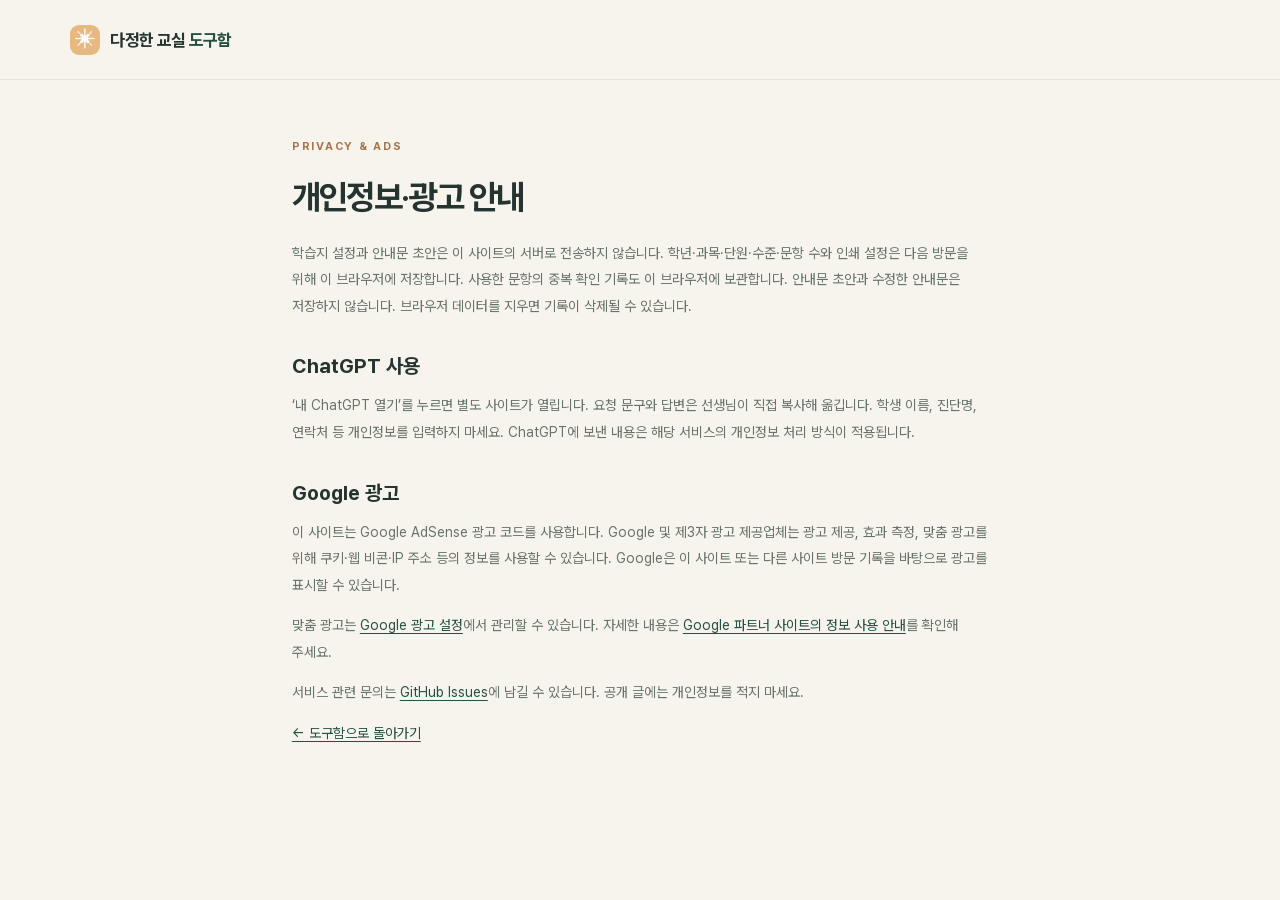
<file: privacy.html>
<!doctype html>
<html lang="ko">
<head>
  <meta charset="utf-8">
  <meta name="viewport" content="width=device-width, initial-scale=1">
  <meta name="description" content="다정한 교실 도구함의 개인정보 및 광고 안내">
  <title>개인정보·광고 안내 | 다정한 교실 도구함</title>
  <link rel="stylesheet" href="./style.css">
</head>
<body>
  <div class="app-shell">
    <header class="topbar"><a class="brand" href="./index.html"><span class="brand-mark">✳</span><span>다정한 교실 <strong>도구함</strong></span></a></header>
    <main class="policy-page">
      <span class="section-kicker">PRIVACY & ADS</span>
      <h1>개인정보·광고 안내</h1>
      <p>학습지 설정과 안내문 초안은 이 사이트의 서버로 전송하지 않습니다. 학년·과목·단원·수준·문항 수와 인쇄 설정은 다음 방문을 위해 이 브라우저에 저장합니다. 사용한 문항의 중복 확인 기록도 이 브라우저에 보관합니다. 안내문 초안과 수정한 안내문은 저장하지 않습니다. 브라우저 데이터를 지우면 기록이 삭제될 수 있습니다.</p>
      <h2>ChatGPT 사용</h2>
      <p>‘내 ChatGPT 열기’를 누르면 별도 사이트가 열립니다. 요청 문구와 답변은 선생님이 직접 복사해 옮깁니다. 학생 이름, 진단명, 연락처 등 개인정보를 입력하지 마세요. ChatGPT에 보낸 내용은 해당 서비스의 개인정보 처리 방식이 적용됩니다.</p>
      <h2>Google 광고</h2>
      <p>이 사이트는 Google AdSense 광고 코드를 사용합니다. Google 및 제3자 광고 제공업체는 광고 제공, 효과 측정, 맞춤 광고를 위해 쿠키·웹 비콘·IP 주소 등의 정보를 사용할 수 있습니다. Google은 이 사이트 또는 다른 사이트 방문 기록을 바탕으로 광고를 표시할 수 있습니다.</p>
      <p>맞춤 광고는 <a href="https://adssettings.google.com/" target="_blank" rel="noopener">Google 광고 설정</a>에서 관리할 수 있습니다. 자세한 내용은 <a href="https://policies.google.com/technologies/partner-sites?hl=ko" target="_blank" rel="noopener">Google 파트너 사이트의 정보 사용 안내</a>를 확인해 주세요.</p>
      <p>서비스 관련 문의는 <a href="https://github.com/zxc3285123-web/teukgyo-classroom-tools/issues" target="_blank" rel="noopener">GitHub Issues</a>에 남길 수 있습니다. 공개 글에는 개인정보를 적지 마세요.</p>
      <p><a href="./index.html">← 도구함으로 돌아가기</a></p>
    </main>
  </div>
</body>
</html>
</file>
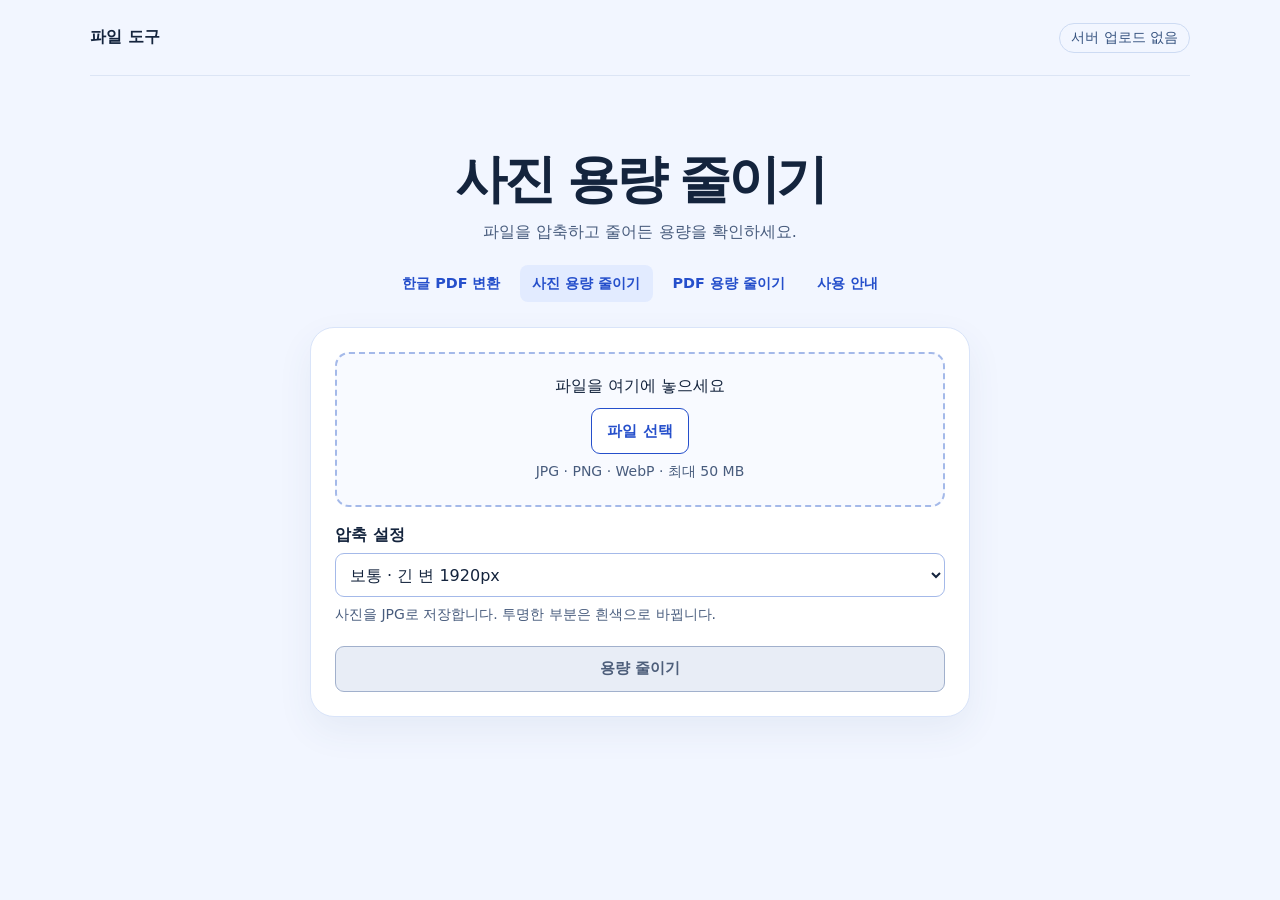
<file: hwp-pdf/compress.html>
<!doctype html>
<html lang="ko">
<head>
  <meta charset="utf-8">
  <meta name="viewport" content="width=device-width, initial-scale=1">
  <meta name="description" content="사진과 PDF의 용량을 줄이고 압축 전후 크기를 비교하세요.">
  <meta name="referrer" content="no-referrer">
  <meta http-equiv="Content-Security-Policy" content="default-src 'none'; script-src 'unsafe-inline' 'wasm-unsafe-eval' https://cdn.jsdelivr.net; style-src 'unsafe-inline'; connect-src https://cdn.jsdelivr.net; worker-src blob: https://cdn.jsdelivr.net; font-src blob: data:; img-src blob: data:; base-uri 'none'; form-action 'none'">
  <title>사진 용량 줄이기</title>
  <style>
    :root { font-family: system-ui, "Malgun Gothic", sans-serif; color: #14243d; background: #f2f6ff; color-scheme: light; }
    * { box-sizing: border-box; }
    body { margin: 0; }
    header { display: flex; flex-wrap: wrap; justify-content: space-between; align-items: center; gap: 12px; min-height: 76px; width: min(1100px, 100% - 36px); margin: auto; border-bottom: 1px solid #dce5f5; }
    .brand { color: inherit; text-decoration: none; font-weight: 750; }
    .privacy { color: #34517e; font-size: .875rem; padding: 5px 11px; border: 1px solid #cddbf3; border-radius: 999px; }
    main { width: min(660px, 100% - 36px); margin: auto; padding: clamp(30px, 8vh, 82px) 0 44px; }
    h1 { font-size: clamp(2rem, 7vw, 3.25rem); letter-spacing: -.065em; line-height: 1.2; text-align: center; margin: 0 0 12px; }
    .intro { color: #485c7d; text-align: center; margin: 0 0 22px; }
    nav { display: flex; justify-content: center; flex-wrap: wrap; gap: 8px; margin: 0 0 25px; }
    nav a { padding: 9px 12px; border-radius: 8px; color: #254fcb; font-size: .9rem; text-decoration: none; font-weight: 700; }
    nav a:hover, nav a[aria-current] { background: #e2ebff; }
    .card { background: #fff; border: 1px solid #d9e4f9; border-radius: 24px; padding: clamp(16px, 4vw, 24px); box-shadow: 0 14px 36px #34527e12; }
    .drop { text-align: center; background: #f8faff; border: 2px dashed #a4b9e9; border-radius: 14px; padding: 22px 12px; }
    .drop.active { background: #e4edff; border-color: #2450ca; }
    .drop p { margin: 0 0 11px; overflow-wrap: anywhere; }
    .small { color: #485c7d; font-size: .875rem; line-height: 1.55; margin: 7px 0 0; }
    label { display: block; font-weight: 700; margin: 18px 0 7px; }
    select { width: 100%; min-height: 44px; border: 1px solid #a4b9e9; border-radius: 9px; padding: 6px 10px; color: #14243d; background: white; font: inherit; }
    button, .download { display: inline-flex; align-items: center; justify-content: center; min-height: 46px; border-radius: 9px; border: 1px solid #254fcb; color: white; background: #254fcb; padding: 0 15px; font: 700 .95rem system-ui; cursor: pointer; text-decoration: none; }
    button:hover, .download:hover { background: #1941b8; }
    #pick { color: #254fcb; background: white; }
    #start { width: 100%; margin-top: 20px; }
    button:disabled { border-color: #a1b0cc; background: #e8edf6; color: #4d5e7a; cursor: default; }
    a:focus-visible, button:focus-visible, select:focus-visible { outline: 3px solid #254fcb; outline-offset: 3px; }
    .result { margin-top: 15px; padding: 12px 14px; border: 1px solid #d3e2f8; border-radius: 11px; background: #f5f9ff; }
    .result[data-error="true"] { background: #fff5f5; border-color: #f2c7cb; color: #84272d; }
    .status { margin: 0; font-weight: 700; }
    .download { margin-top: 11px; }
    [hidden] { display: none !important; }
  </style>
</head>
<body>
  <header>
    <a class="brand" href="./">파일 도구</a>
    <span class="privacy">서버 업로드 없음</span>
  </header>
  <main>
    <h1 id="title">사진 용량 줄이기</h1>
    <p class="intro">파일을 압축하고 줄어든 용량을 확인하세요.</p>
    <nav aria-label="파일 도구">
      <a href="./">한글 PDF 변환</a>
      <a href="./compress.html" id="image-tab" aria-current="page">사진 용량 줄이기</a>
      <a href="./compress.html?type=pdf" id="pdf-tab">PDF 용량 줄이기</a>
      <a href="./guide.html">사용 안내</a>
    </nav>
    <section class="card" aria-label="파일 압축">
      <div class="drop" id="drop">
        <p id="filename">파일을 여기에 놓으세요</p>
        <button id="pick" type="button" aria-describedby="formats">파일 선택</button>
        <div class="small" id="formats"></div>
        <input id="file" type="file" hidden>
      </div>
      <label for="level" id="level-label">압축 설정</label>
      <select id="level" aria-describedby="hint"></select>
      <p class="small" id="hint"></p>
      <button id="start" type="button" disabled>용량 줄이기</button>
      <div class="result" id="result" hidden>
        <div role="status" aria-live="polite" aria-atomic="true">
          <p class="status" id="status"></p>
          <p class="small" id="detail"></p>
        </div>
        <a class="download" id="download" hidden>압축 파일 다운로드</a>
      </div>
      <noscript>파일을 압축하려면 브라우저에서 JavaScript를 켜 주세요.</noscript>
    </section>
  </main>
  <script>
    const pdfMode = new URLSearchParams(location.search).get('type') === 'pdf';
    const el = (id) => document.getElementById(id);
    const [file, pick, drop, filename, level, hint, start, result, status, detail, download] =
      ['file', 'pick', 'drop', 'filename', 'level', 'hint', 'start', 'result', 'status', 'detail', 'download'].map(el);
    const pdfBase = 'https://cdn.jsdelivr.net/npm/pdfjs-dist@5.4.624/';
    const pdfLibUrl = 'https://cdn.jsdelivr.net/npm/pdf-lib@1.17.1/dist/pdf-lib.min.js';
    const imageLevels = {
      high: { label: '고화질 · 긴 변 2560px', edge: 2560, quality: .86 },
      balanced: { label: '보통 · 긴 변 1920px', edge: 1920, quality: .78 },
      small: { label: '작은 용량 · 긴 변 1280px', edge: 1280, quality: .65 }
    };
    const pdfLevels = {
      lossless: { label: '문서 유지 · 글자 검색과 선택 유지', hint: 'PDF 내부 구조를 압축합니다. 이미 최적화된 파일은 용량이 거의 줄지 않을 수 있어요.' },
      balanced: { label: '스캔 문서 · 120 dpi', dpi: 120, quality: .78, hint: '각 페이지를 이미지로 저장합니다. 글자 검색·선택, 링크, 양식 입력 기능은 사라집니다.' },
      small: { label: '스캔 문서 · 90 dpi', dpi: 90, quality: .62, hint: '각 페이지를 더 작은 이미지로 저장합니다. 작은 글씨가 흐릿해질 수 있고 글자 검색·선택, 링크, 양식 입력 기능은 사라집니다.' }
    };
    const levels = pdfMode ? pdfLevels : imageLevels;
    const maxSize = pdfMode ? 100_000_000 : 50_000_000;
    let source, outputUrl, busy = false, pdfLibLoading;

    if (pdfMode) {
      document.title = el('title').textContent = 'PDF 용량 줄이기';
      el('image-tab').removeAttribute('aria-current');
      el('pdf-tab').setAttribute('aria-current', 'page');
    }
    file.accept = pdfMode ? '.pdf,application/pdf' : '.jpg,.jpeg,.png,.webp';
    el('formats').textContent = pdfMode ? 'PDF · 최대 100 MB' : 'JPG · PNG · WebP · 최대 50 MB';
    for (const [value, options] of Object.entries(levels)) level.add(new Option(options.label, value));
    level.value = pdfMode ? 'lossless' : 'balanced';
    function updateHint() {
      hint.textContent = pdfMode ? levels[level.value].hint : '사진을 JPG로 저장합니다. 투명한 부분은 흰색으로 바뀝니다.';
    }
    updateHint();

    function formatBytes(bytes) {
      const formatter = new Intl.NumberFormat('ko-KR', { maximumFractionDigits: 1 });
      if (bytes >= 1_000_000) return formatter.format(bytes / 1_000_000) + ' MB';
      if (bytes >= 1_000) return formatter.format(bytes / 1_000) + ' KB';
      return bytes + ' B';
    }
    function clearResult() {
      if (outputUrl) URL.revokeObjectURL(outputUrl);
      outputUrl = undefined;
      download.removeAttribute('href');
      download.hidden = true;
      result.hidden = true;
    }
    function show(message, description = '', error = false) {
      result.hidden = false;
      result.dataset.error = String(error);
      status.textContent = message;
      detail.textContent = description;
      detail.hidden = !description;
    }
    function selectFile(files) {
      if (busy || !files.length) return;
      clearResult();
      source = undefined;
      start.disabled = true;
      filename.textContent = '파일을 여기에 놓으세요';
      const selected = files[0];
      const extension = pdfMode ? /\.pdf$/i : /\.(jpe?g|png|webp)$/i;
      if (files.length !== 1 || !extension.test(selected.name) || !selected.size || selected.size > maxSize) {
        show('파일을 확인해 주세요', el('formats').textContent + ' · 한 번에 한 파일', true);
        return;
      }
      source = selected;
      filename.textContent = source.name + ' · ' + formatBytes(source.size);
      start.disabled = false;
    }
    function encodeJpeg(canvas, quality) {
      return new Promise((resolve, reject) => {
        canvas.toBlob(blob => blob ? resolve(blob) : reject(new Error('JPEG encoding failed')), 'image/jpeg', quality);
      });
    }
    async function compressImage(selected, options) {
      const image = await createImageBitmap(selected);
      const canvas = document.createElement('canvas');
      try {
        const scale = Math.min(1, options.edge / Math.max(image.width, image.height));
        canvas.width = Math.max(1, Math.round(image.width * scale));
        canvas.height = Math.max(1, Math.round(image.height * scale));
        const context = canvas.getContext('2d', { alpha: false });
        context.fillStyle = '#fff';
        context.fillRect(0, 0, canvas.width, canvas.height);
        context.imageSmoothingQuality = 'high';
        context.drawImage(image, 0, 0, canvas.width, canvas.height);
        return await encodeJpeg(canvas, options.quality);
      } finally {
        image.close();
        canvas.width = canvas.height = 0;
      }
    }
    function loadPdfLib() {
      pdfLibLoading ??= new Promise((resolve, reject) => {
        const script = document.createElement('script');
        script.src = pdfLibUrl;
        script.crossOrigin = 'anonymous';
        const fail = () => {
          clearTimeout(timer);
          script.remove();
          reject(new Error('PDF_TOOL'));
        };
        const timer = setTimeout(fail, 18000);
        script.onerror = fail;
        script.onload = () => {
          if (!window.PDFLib?.PDFDocument) return fail();
          clearTimeout(timer);
          resolve(window.PDFLib.PDFDocument);
        };
        document.head.append(script);
      }).catch(error => {
        pdfLibLoading = undefined;
        throw error;
      });
      return pdfLibLoading;
    }
    async function rasterPdf(bytes, PDFDocument, options) {
      const pdfjs = await import(pdfBase + 'build/pdf.mjs').catch(() => { throw new Error('PDF_TOOL'); });
      pdfjs.GlobalWorkerOptions.workerSrc = pdfBase + 'build/pdf.worker.mjs';
      const task = pdfjs.getDocument({
        data: new Uint8Array(bytes),
        cMapUrl: pdfBase + 'cmaps/',
        cMapPacked: true,
        standardFontDataUrl: pdfBase + 'standard_fonts/',
        wasmUrl: pdfBase + 'wasm/',
        iccUrl: pdfBase + 'iccs/',
        isEvalSupported: false
      });
      const canvas = document.createElement('canvas');
      try {
        const input = await task.promise;
        const output = await PDFDocument.create();
        for (let number = 1; number <= input.numPages; number++) {
          show('PDF 압축 중…', number + ' / ' + input.numPages + '쪽');
          const page = await input.getPage(number);
          const original = page.getViewport({ scale: 1 });
          const scale = Math.min(options.dpi / 72, 3000 / Math.max(original.width, original.height));
          const viewport = page.getViewport({ scale });
          canvas.width = Math.max(1, Math.ceil(viewport.width));
          canvas.height = Math.max(1, Math.ceil(viewport.height));
          const canvasContext = canvas.getContext('2d', { alpha: false });
          await page.render({ canvasContext, viewport, background: '#fff' }).promise;
          const jpeg = await encodeJpeg(canvas, options.quality);
          const image = await output.embedJpg(await jpeg.arrayBuffer());
          const target = output.addPage([original.width, original.height]);
          target.drawImage(image, { x: 0, y: 0, width: original.width, height: original.height });
          page.cleanup();
        }
        return await output.save();
      } finally {
        canvas.width = canvas.height = 0;
        await task.destroy();
      }
    }
    async function compressPdf(selected, options) {
      const PDFDocument = await loadPdfLib();
      const bytes = await selected.arrayBuffer();
      if (options.dpi) return new Blob([await rasterPdf(bytes, PDFDocument, options)], { type: 'application/pdf' });
      const pdf = await PDFDocument.load(bytes, { updateMetadata: false });
      const compressed = await pdf.save({ useObjectStreams: true, updateFieldAppearances: false, addDefaultPage: false });
      return new Blob([compressed], { type: 'application/pdf' });
    }
    async function run() {
      if (busy || !source) return;
      clearResult();
      busy = true;
      pick.disabled = start.disabled = level.disabled = true;
      show(pdfMode ? 'PDF 압축 준비 중…' : '사진 압축 중…');
      try {
        const settings = levels[level.value];
        const compressed = await (pdfMode ? compressPdf(source, settings) : compressImage(source, settings));
        if (compressed.size >= source.size) {
          show('용량이 줄어들지 않았어요', '원본 ' + formatBytes(source.size) + ' · 결과 ' + formatBytes(compressed.size) + '. 더 작은 압축 설정을 선택해 보세요.');
          return;
        }
        const saved = new Intl.NumberFormat('ko-KR', { maximumFractionDigits: 1 }).format(100 * (source.size - compressed.size) / source.size);
        outputUrl = URL.createObjectURL(compressed);
        download.href = outputUrl;
        download.download = source.name.replace(/\.[^.]+$/, '') + (pdfMode ? '-압축.pdf' : '-압축.jpg');
        download.hidden = false;
        show('압축 완료 · ' + saved + '% 감소', '원본 ' + formatBytes(source.size) + ' → 압축 후 ' + formatBytes(compressed.size));
      } catch (error) {
        const description = error.message === 'PDF_TOOL'
          ? 'PDF 압축 도구를 불러오지 못했어요. 인터넷 연결을 확인하고 다시 시도해 주세요.'
          : pdfMode ? 'PDF가 정상적으로 열리는지 확인해 주세요. 암호가 걸린 PDF는 지원하지 않아요.' : '이미지를 열지 못했어요. JPG, PNG 또는 WebP 파일인지 확인해 주세요.';
        show('압축하지 못했어요', description, true);
      } finally {
        busy = false;
        pick.disabled = start.disabled = level.disabled = false;
      }
    }
    level.addEventListener('change', () => { updateHint(); clearResult(); });
    pick.addEventListener('click', () => file.click());
    file.addEventListener('change', () => { selectFile(file.files); file.value = ''; });
    start.addEventListener('click', run);
    window.addEventListener('dragover', event => {
      if (event.dataTransfer.types.includes('Files')) event.preventDefault();
    });
    window.addEventListener('drop', event => {
      if (event.dataTransfer.files.length) event.preventDefault();
    });
    drop.addEventListener('dragover', event => {
      if (!event.dataTransfer.types.includes('Files')) return;
      event.preventDefault();
      event.dataTransfer.dropEffect = busy ? 'none' : 'copy';
      drop.classList.toggle('active', !busy);
    });
    drop.addEventListener('dragleave', event => {
      if (!drop.contains(event.relatedTarget)) drop.classList.remove('active');
    });
    drop.addEventListener('drop', event => {
      event.preventDefault();
      drop.classList.remove('active');
      selectFile(event.dataTransfer.files);
    });
  </script>
</body>
</html>
</file>
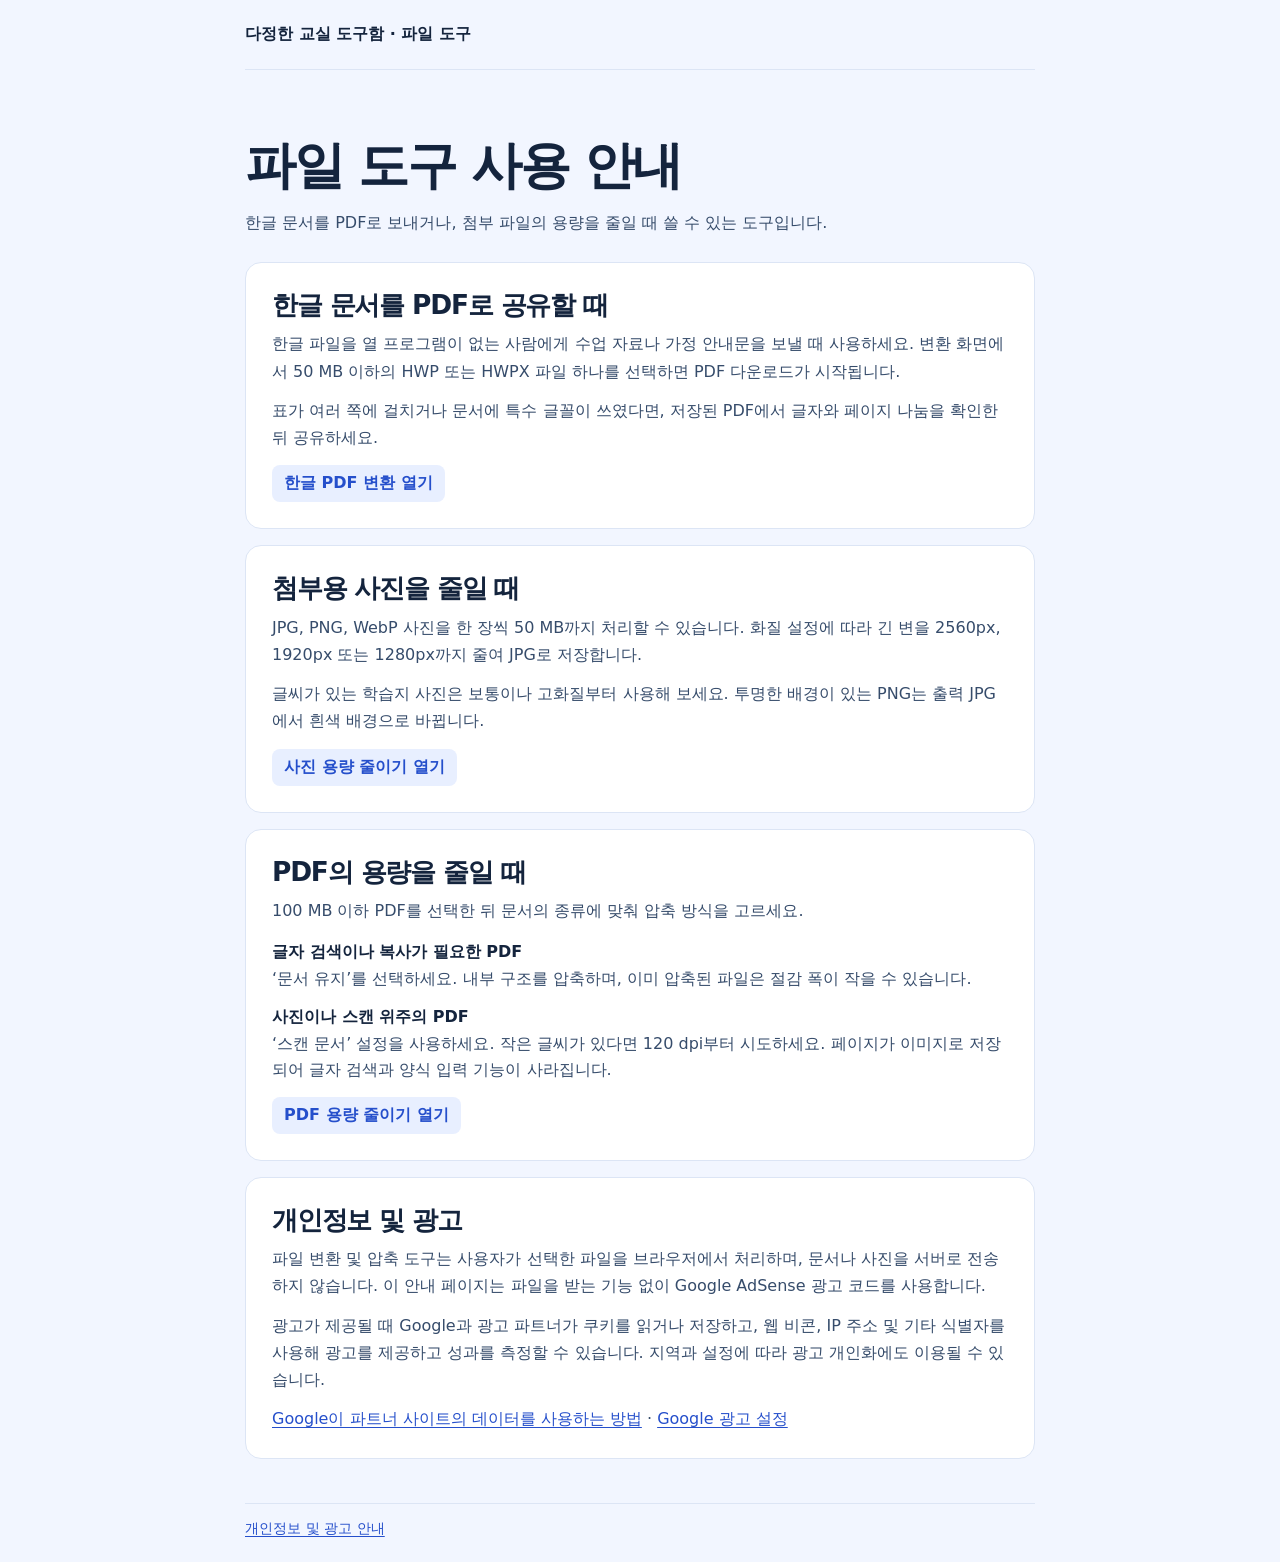
<file: hwp-pdf/guide.html>
<!doctype html>
<html lang="ko">
<head>
  <meta charset="utf-8">
  <meta name="viewport" content="width=device-width, initial-scale=1">
  <meta name="description" content="한글 문서를 PDF로 변환하고 사진과 PDF 용량을 줄이는 방법을 안내합니다. 파일 처리 방식과 압축 옵션의 차이를 확인하세요.">
  <link rel="canonical" href="https://zxc3285123-web.github.io/teukgyo-classroom-tools/hwp-pdf/guide.html">
  <title>한글 변환·사진·PDF 압축 사용 안내 | 다정한 교실 도구함</title>
  <script async src="https://pagead2.googlesyndication.com/pagead/js/adsbygoogle.js?client=ca-pub-8544439780701521" crossorigin="anonymous"></script>
  <style>
    :root { font-family: system-ui, "Malgun Gothic", sans-serif; color: #14243d; background: #f2f6ff; color-scheme: light; }
    * { box-sizing: border-box; }
    body { margin: 0; }
    header, footer, main { width: min(790px, 100% - 36px); margin-inline: auto; }
    header { min-height: 70px; display: flex; align-items: center; border-bottom: 1px solid #dce5f5; }
    header a { font-weight: 750; color: #14243d; text-decoration: none; }
    main { padding: clamp(26px, 6vw, 64px) 0 28px; }
    h1, h2 { line-height: 1.24; letter-spacing: -.045em; }
    h1 { font-size: clamp(2.05rem, 6vw, 3.2rem); margin: 0 0 12px; }
    h2 { font-size: clamp(1.3rem, 3.5vw, 1.65rem); margin: 0 0 9px; }
    p { margin: 0; line-height: 1.7; color: #364c6b; }
    p + p, dl > div + div { margin-top: 12px; }
    .intro { margin-bottom: 25px; }
    section { margin: 16px 0; padding: clamp(16px, 4vw, 26px); border: 1px solid #dce5f5; border-radius: 16px; background: #fff; }
    a { color: #254fcb; text-underline-offset: 3px; }
    a:focus-visible { outline: 3px solid #254fcb; outline-offset: 4px; }
    .tool { display: inline-block; padding: 8px 12px; border-radius: 8px; margin-top: 14px; font-weight: 700; background: #e8efff; text-decoration: none; }
    .tool:hover { background: #dbe7ff; }
    dl { margin: 14px 0 0; line-height: 1.6; }
    dt { font-weight: 700; }
    dd { margin: 2px 0 0; color: #364c6b; }
    footer { border-top: 1px solid #dce5f5; padding: 15px 0 24px; font-size: .9rem; }
  </style>
</head>
<body>
  <header><a href="./">다정한 교실 도구함 · 파일 도구</a></header>
  <main>
    <h1>파일 도구 사용 안내</h1>
    <p class="intro">한글 문서를 PDF로 보내거나, 첨부 파일의 용량을 줄일 때 쓸 수 있는 도구입니다.</p>
    <section>
      <h2>한글 문서를 PDF로 공유할 때</h2>
      <p>한글 파일을 열 프로그램이 없는 사람에게 수업 자료나 가정 안내문을 보낼 때 사용하세요. 변환 화면에서 50 MB 이하의 HWP 또는 HWPX 파일 하나를 선택하면 PDF 다운로드가 시작됩니다.</p>
      <p>표가 여러 쪽에 걸치거나 문서에 특수 글꼴이 쓰였다면, 저장된 PDF에서 글자와 페이지 나눔을 확인한 뒤 공유하세요.</p>
      <a class="tool" href="./">한글 PDF 변환 열기</a>
    </section>
    <section>
      <h2>첨부용 사진을 줄일 때</h2>
      <p>JPG, PNG, WebP 사진을 한 장씩 50 MB까지 처리할 수 있습니다. 화질 설정에 따라 긴 변을 2560px, 1920px 또는 1280px까지 줄여 JPG로 저장합니다.</p>
      <p>글씨가 있는 학습지 사진은 보통이나 고화질부터 사용해 보세요. 투명한 배경이 있는 PNG는 출력 JPG에서 흰색 배경으로 바뀝니다.</p>
      <a class="tool" href="./compress.html">사진 용량 줄이기 열기</a>
    </section>
    <section>
      <h2>PDF의 용량을 줄일 때</h2>
      <p>100 MB 이하 PDF를 선택한 뒤 문서의 종류에 맞춰 압축 방식을 고르세요.</p>
      <dl>
        <div><dt>글자 검색이나 복사가 필요한 PDF</dt><dd>‘문서 유지’를 선택하세요. 내부 구조를 압축하며, 이미 압축된 파일은 절감 폭이 작을 수 있습니다.</dd></div>
        <div><dt>사진이나 스캔 위주의 PDF</dt><dd>‘스캔 문서’ 설정을 사용하세요. 작은 글씨가 있다면 120 dpi부터 시도하세요. 페이지가 이미지로 저장되어 글자 검색과 양식 입력 기능이 사라집니다.</dd></div>
      </dl>
      <a class="tool" href="./compress.html?type=pdf">PDF 용량 줄이기 열기</a>
    </section>
    <section id="privacy">
      <h2>개인정보 및 광고</h2>
      <p>파일 변환 및 압축 도구는 사용자가 선택한 파일을 브라우저에서 처리하며, 문서나 사진을 서버로 전송하지 않습니다. 이 안내 페이지는 파일을 받는 기능 없이 Google AdSense 광고 코드를 사용합니다.</p>
      <p>광고가 제공될 때 Google과 광고 파트너가 쿠키를 읽거나 저장하고, 웹 비콘, IP 주소 및 기타 식별자를 사용해 광고를 제공하고 성과를 측정할 수 있습니다. 지역과 설정에 따라 광고 개인화에도 이용될 수 있습니다.</p>
      <p><a href="https://policies.google.com/technologies/partner-sites?hl=ko">Google이 파트너 사이트의 데이터를 사용하는 방법</a> · <a href="https://myadcenter.google.com/">Google 광고 설정</a></p>
    </section>
  </main>
  <footer><a href="#privacy">개인정보 및 광고 안내</a></footer>
</body>
</html>
</file>
<file: style.css>
@font-face{font-family:Pretendard;src:url('./PretendardVariable.woff2') format('woff2');font-style:normal;font-weight:100 900;font-display:swap}
:root{--ink:#253430;--muted:#66736d;--green:#244f43;--green-light:#e8f0ea;--cream:#f7f4ed;--line:#e3e5dd;--orange:#e8a56f;--white:#fff;--shadow:0 18px 55px rgba(38,61,46,.08)}*{box-sizing:border-box}html{scroll-behavior:smooth}body{margin:0;background:var(--cream);color:var(--ink);font-family:var(--font-korean);-webkit-font-smoothing:antialiased}button,input,select,textarea{font:inherit}button{cursor:pointer}.app-shell{max-width:1480px;margin:auto}.topbar{height:80px;padding:0 5.5%;display:flex;align-items:center;justify-content:space-between;border-bottom:1px solid #e8e5db}.brand{text-decoration:none;color:var(--ink);display:flex;align-items:center;gap:10px;font-size:17px;font-weight:700;letter-spacing:-.04em}.brand strong{color:var(--green)}.brand-mark{display:grid;place-items:center;width:30px;height:30px;background:#e7b981;color:#fff;border-radius:9px;font-size:21px}.header-note{color:#8b938b;font-size:12px}.hero{min-height:365px;padding:55px 7% 45px;display:grid;grid-template-columns:1.1fr .9fr;align-items:center;position:relative;overflow:hidden}.eyebrow,.section-kicker{font-size:11px;font-weight:700;letter-spacing:.16em;color:#a8754b}.hero h1{font-size:clamp(36px,4.2vw,62px);line-height:1.3;letter-spacing:-.07em;margin:18px 0}.hero h1 em{font-style:normal;color:var(--green)}.hero-copy>p{color:var(--muted);font-size:15px;line-height:1.85;max-width:520px;word-break:keep-all}.hero-tags{display:flex;gap:9px;flex-wrap:wrap;margin-top:25px}.hero-tags span{border:1px solid #dfdfd3;background:#fbfaf6;border-radius:30px;padding:8px 12px;font-size:11px;color:#627267}.hero-art{height:290px;position:relative;display:grid;place-items:center}.paper{width:265px;height:280px;background:white;border-radius:8px;box-shadow:0 18px 35px rgba(50,70,52,.12);position:absolute;padding:25px}.paper-back{transform:rotate(12deg) translate(35px,10px);background:#e8ebdc}.paper-front{transform:rotate(-6deg);z-index:1}.paper-head{display:flex;justify-content:space-between}.paper-head span{width:55px;height:4px;background:#d5dbd0;border-radius:10px}.paper-head span:last-child{width:30px}.paper-front b{display:block;font-size:19px;margin:22px 0 10px}.paper-line{height:2px;background:#315c4b}.paper-row{display:flex;align-items:center;gap:11px;border-bottom:1px solid #ebeee9;padding:13px 0;font-size:13px;color:#40624d}.paper-row i{font-style:normal;width:19px;height:19px;border-radius:50%;background:#e7eee8;display:grid;place-items:center;font-size:10px}.paper-row strong{font-size:11px;font-weight:500;color:#85938a}.paper-bottom{text-align:center;margin-top:17px;color:#ca9a67;font-size:10px}.star{position:absolute;color:#dfae72;font-size:40px}.star-one{left:12%;top:19%}.star-two{right:10%;bottom:9%}.tool-nav{display:flex;margin:0 5.5%;border-bottom:1px solid #d8ddd5;gap:38px}.tab{border:none;background:transparent;padding:19px 4px 17px;color:#8a968d;font-weight:700;font-size:15px;border-bottom:3px solid transparent}.tab span{font-size:11px;margin-right:7px;color:#b3bcb2}.tab.active{color:var(--green);border-color:var(--green)}.tool-section{padding:53px 5.5% 70px}.hidden{display:none!important}.section-intro{display:flex;justify-content:space-between;align-items:center;margin:0 0 30px}.section-intro h2,.how-to h2{font-size:30px;letter-spacing:-.055em;margin:8px 0 9px}.section-intro p{color:var(--muted);margin:0;font-size:13px}.section-decoration{font-size:45px;color:#d7ac7c}.workspace-grid{display:grid;grid-template-columns:minmax(360px,450px) minmax(0,1fr);gap:26px;align-items:start}.control-card,.result-card{background:#fff;border:1px solid #eceee7;border-radius:20px;padding:27px 28px;box-shadow:var(--shadow)}.card-heading,.preview-heading,.preview-heading>div{display:flex;align-items:center}.card-heading{gap:11px;margin-bottom:24px}.card-heading h3,.preview-heading h3{margin:0;font-size:17px;letter-spacing:-.04em}.circle-number{display:grid;place-items:center;width:25px;height:25px;border-radius:50%;background:var(--green);color:#fff;font-size:12px;font-weight:700}.circle-number.soft{background:#e3eee6;color:var(--green)}fieldset{border:0;margin:0 0 23px;padding:0}legend,.field label,.input-label{font-size:13px;font-weight:700;margin-bottom:11px;display:block}.choice-grid{display:grid;gap:9px}.topic-grid{grid-template-columns:repeat(3,1fr)}.choice{position:relative;display:flex;flex-direction:column;align-items:flex-start;min-height:113px;padding:14px 11px;border:1.5px solid #e6e9e3;border-radius:12px;cursor:pointer;transition:.15s}.choice:hover,.segmented label:hover span{border-color:#9aaf9e}.choice:has(input:checked){background:#f1f7f1;border-color:#5c8a6c;box-shadow:inset 0 0 0 .5px #5c8a6c}.choice input,.segmented input{position:absolute;opacity:0;pointer-events:none}.choice-icon{font-size:21px;line-height:1;color:#4f8264;margin-bottom:14px}.choice strong{font-size:12px}.choice small{color:#8a948b;font-size:10px;margin-top:3px;white-space:nowrap}.segmented{display:grid;grid-template-columns:repeat(3,1fr);gap:8px}.segmented label{position:relative;cursor:pointer}.segmented label span{border:1.5px solid #e5e9e3;border-radius:10px;min-height:58px;padding:9px;display:grid;place-items:center;font-size:12px;font-weight:700;line-height:1.5}.segmented label:has(input:checked) span{background:#f1f7f1;border-color:#5c8a6c;color:var(--green)}.segmented small{display:block;font-size:10px;font-weight:400;color:#89938b}.field-row{display:grid;grid-template-columns:100px 1fr;gap:10px;margin-bottom:20px}.field input,.field select,textarea{width:100%;border:1px solid #dfe4dd;border-radius:9px;background:#fff;padding:11px 12px;color:var(--ink);outline:none}.field input:focus,.field select:focus,textarea:focus{border-color:#628d72;box-shadow:0 0 0 3px #e9f2e9}.field input::placeholder,textarea::placeholder{color:#a5aea6}.optional{color:#a4aca4;font-size:10px;font-weight:400}.checkline{display:flex;gap:8px;align-items:center;font-size:12px;color:#596a60;margin:0 0 22px}.checkline input{accent-color:var(--green)}.primary-button{border:0;border-radius:10px;width:100%;min-height:46px;padding:12px 17px;background:var(--green);color:#fff;font-size:13px;font-weight:700;display:flex;align-items:center;justify-content:space-between}.primary-button:hover{background:#183c31}.primary-button span{font-size:18px;font-weight:400}.control-hint{font-size:11px;color:#8a948b;text-align:center;margin:12px 0 0}.preview-area{min-width:0}.preview-heading{justify-content:space-between;gap:12px;margin:0 0 16px}.preview-heading>div{gap:10px;flex-wrap:wrap}.preview-status{font-size:11px;color:#73877a;background:#e9f0e8;border-radius:20px;padding:5px 9px}.outline-button{border:1px solid #becdc1;background:#fff;color:var(--green);border-radius:9px;padding:10px 13px;white-space:nowrap;font-size:12px;font-weight:700}.outline-button:hover:not(:disabled){background:#f1f7f1}.outline-button:disabled{opacity:.45;cursor:not-allowed}.sheet-frame{background:#e9ebe5;border-radius:16px;padding:25px;min-height:500px;overflow:auto;display:flex;justify-content:center}.preview-tip{font-size:11px;color:#89938b;margin:11px 3px}.preview-tip strong{color:#536c59}.worksheet-page{width:210mm;min-height:297mm;background:#fff;box-shadow:0 8px 24px rgba(38,50,38,.1);padding:16mm 18mm;flex:none;color:#1d2a24;position:relative;font-family:var(--font-korean)}.sheet-overline{font-size:9px;letter-spacing:.14em;font-weight:700;color:#71947c}.sheet-title-row{display:flex;align-items:flex-end;justify-content:space-between;gap:10px;border-bottom:2px solid #315b48;padding:5px 0 13px}.sheet-title-row h2{font-size:27px;letter-spacing:-.06em;line-height:1.3;margin:0}.sheet-title-row span{font-size:10px;color:#657a6c}.sheet-meta{display:flex;justify-content:space-between;gap:10px;border-bottom:1px solid #dfe8df;padding:12px 0;font-size:12px}.sheet-meta b{font-weight:500}.sheet-meta span{display:inline-block;min-width:90px;border-bottom:1px solid #7d8b80;height:17px}.sheet-instruction{background:#f0f5ef;border-radius:8px;padding:10px 13px;margin:18px 0 21px;font-size:12px;line-height:1.5}.sheet-instruction strong{color:#39644a}.problem-list{display:grid;gap:8px}.problem{border-bottom:1px solid #e5ebe5;padding:13px 0 18px;break-inside:avoid}.problem-top{display:flex;align-items:flex-start;gap:10px}.problem-num{display:grid;place-items:center;width:23px;height:23px;flex:none;border:1px solid #789681;color:#41694e;border-radius:50%;font-size:11px;font-weight:700}.problem-question{font-size:16px;line-height:1.5;font-weight:700;letter-spacing:-.04em}.problem-visual{margin:10px 0 4px 32px;min-height:34px;display:flex;align-items:center;gap:6px;flex-wrap:wrap}.count-dot{width:18px;height:18px;border-radius:50%;background:#d9e8d9;border:1px solid #709975}.count-dot.second{background:#f7e6d7;border-color:#dda878}.visual-plus{font-size:17px;margin:0 9px}.answer-line{margin:11px 0 0 33px;display:flex;align-items:center;gap:8px;font-size:12px;color:#647167}.answer-box{height:29px;width:95px;border-bottom:1.5px solid #6f806f}.clock-face{width:82px;height:82px}.money-piece{min-width:50px;height:42px;display:grid;place-items:center;border:1.5px solid #7b9980;background:#f2f7f0;border-radius:50%;font-size:12px;font-weight:700;color:#48674d}.money-piece.bill{border-radius:5px;min-width:76px;background:#f6f1e7;border-color:#baaa82;color:#736b4d}.sheet-footer{position:absolute;bottom:14mm;left:18mm;right:18mm;border-top:1px solid #e0e6de;padding-top:8px;display:flex;justify-content:space-between;font-size:9px;color:#9aa89b}.answer-page .problem{padding:7px 0}.answer-page .problem-question{font-size:13px}.answer-page .answer-value{font-weight:700;margin-left:32px;color:#40634a}.letter-grid{display:grid;grid-template-columns:1fr 1fr;gap:26px;align-items:stretch}.letter-grid .control-card,.result-card{min-height:560px}.letter-grid textarea{resize:vertical;min-height:180px;line-height:1.8;font-size:13px}.privacy-note{background:#f8f5ec;border-radius:11px;padding:13px 15px;margin:13px 0 20px}.privacy-note strong{font-size:12px;color:#7d6549}.privacy-note p{font-size:11px;line-height:1.6;color:#8a7e69;margin:5px 0 0}.tone-select{margin-top:10px}.tone-select label span{min-height:40px}.result-content{background:#fafbf8;border:1px solid #e9eee8;border-radius:13px;min-height:378px;padding:26px;white-space:pre-wrap;font-size:14px;line-height:2;color:#33443a}.result-content.empty{display:flex;flex-direction:column;align-items:center;justify-content:center;text-align:center;color:#9ba79d;line-height:1.7}.result-illustration{font-size:39px;color:#b4c5b5}.review-note{font-size:11px;color:#909b91;line-height:1.6;margin:14px 2px 0}.how-to{margin:0 5.5% 65px;padding:38px 48px 45px;background:#e8eee6;border-radius:22px}.how-to h2{margin-bottom:25px}.how-grid{display:grid;grid-template-columns:repeat(3,1fr);gap:25px}.how-grid>div{border-top:1px solid #bdcebd;padding-top:17px}.how-grid span{font-size:11px;font-weight:800;color:#7a9b7e}.how-grid h3{font-size:15px;margin:7px 0}.how-grid p{font-size:12px;color:#69796d;line-height:1.7;margin:0}footer{border-top:1px solid #e4e4db;padding:27px 5.5% 38px;display:flex;justify-content:space-between;gap:20px;align-items:center}footer .brand{font-size:13px}footer .brand-mark{width:23px;height:23px;font-size:15px}footer p{font-size:11px;color:#a0a99f;margin:0}#print-root{display:none}button:focus-visible,a:focus-visible,label:focus-within{outline:2px solid #528160;outline-offset:2px}
#worksheet-preview{display:grid;gap:18px}
.grade-subject-row{grid-template-columns:1fr 1fr;margin-bottom:23px}.choice small{white-space:normal;line-height:1.35}.reading-passage{background:#f4f8f3;border-left:3px solid #8bac8d;border-radius:4px;padding:10px 13px;line-height:1.7;font-size:13px;width:100%}.word-choices{background:#f8faf6;border:1px solid #e5eee3;border-radius:6px;padding:8px 11px;font-size:12px;line-height:1.5;max-width:100%}.fraction-strip{display:flex;width:175px;height:35px;border:1.5px solid #6e9676;border-radius:3px;overflow:hidden}.fraction-strip span{flex:1;border-right:1px solid #6e9676}.fraction-strip span:last-child{border-right:0}.fraction-strip .filled{background:#b9d8bc}
@media(max-width:980px){.workspace-grid,.letter-grid{grid-template-columns:1fr}.preview-area{max-width:100%}.sheet-frame{max-height:670px}.hero{grid-template-columns:1.2fr .8fr}.hero-art{transform:scale(.8)}}
@media(max-width:640px){.topbar{height:64px}.header-note{display:none}.hero{padding:45px 6% 35px;grid-template-columns:1fr;min-height:0}.hero-art{display:none}.hero h1{font-size:38px}.tool-nav{gap:20px}.tab{font-size:13px}.tool-section{padding:38px 5% 50px}.section-intro h2,.how-to h2{font-size:25px}.section-decoration{display:none}.control-card,.result-card{padding:22px 17px}.topic-grid{gap:5px}.choice{padding:12px 7px}.choice small{font-size:9px}.preview-heading{align-items:flex-start}.preview-heading h3{font-size:15px}.sheet-frame{padding:10px;justify-content:flex-start}.worksheet-page{transform:scale(.54);transform-origin:top left;margin-right:-96mm;margin-bottom:-136mm}.how-to{padding:30px 25px;margin:0 5% 40px}.how-grid{grid-template-columns:1fr;gap:15px}footer{display:block}footer p{margin-top:16px}}
.unit-group-title{grid-column:1/-1;margin:14px 0 3px;padding:8px 2px 5px;border-bottom:1px solid #dbe5db;color:#315d4d;font-size:12px;font-weight:800;letter-spacing:-.02em}.unit-group-title:first-child{margin-top:0}
@page{size:A4;margin:0}@media print{html,body{background:#fff!important;width:210mm;margin:0;padding:0}.app-shell{display:none!important}#print-root{display:block!important}#print-root .worksheet-page{width:210mm;height:297mm;min-height:297mm;box-shadow:none;margin:0;page-break-after:always;break-after:page;transform:none!important}#print-root .worksheet-page:last-child{page-break-after:auto;break-after:auto}.problem{break-inside:avoid;-webkit-print-color-adjust:exact;print-color-adjust:exact}.sheet-instruction,.problem-num,.money-piece,.count-dot{-webkit-print-color-adjust:exact;print-color-adjust:exact}}
.problem-type{display:inline-block;margin-bottom:3px;color:#5a8067;font-size:10px;font-weight:700}.match-task{width:100%;display:grid;grid-template-columns:minmax(0,1fr) 24px minmax(0,1fr);align-items:center;gap:10px;border:1px solid #dfe9df;border-radius:8px;padding:10px 12px;font-size:11px;line-height:2.3}.match-guides{text-align:center;color:#a9b9a9}.ox-answer{font-weight:700;letter-spacing:.12em}.answer-page .problem-type{font-size:9px}
body,button,input,select,textarea,.worksheet-page{font-family:var(--font-korean)}select{appearance:none;-webkit-appearance:none;background:#fff url("data:image/svg+xml,%3Csvg xmlns='http://www.w3.org/2000/svg' width='16' height='16' viewBox='0 0 16 16'%3E%3Cpath d='m4 6 4 4 4-4' fill='none' stroke='%23365446' stroke-width='1.8' stroke-linecap='round' stroke-linejoin='round'/%3E%3C/svg%3E") no-repeat right 12px center!important;padding-right:38px!important;font-size:14px!important;line-height:1.4!important}
.ai-handoff{margin-top:24px;padding:20px;border:1px solid #dbe6db;border-radius:14px;background:#f7faf6}.ai-handoff>strong{display:block;font-size:14px;color:var(--green)}.ai-handoff p{font-size:12px;line-height:1.6;color:#66766a;margin:8px 0 15px}.ai-handoff .outline-button{display:inline-block;text-decoration:none;margin:0 6px 12px 0}.ai-handoff label{display:block;font-size:12px;font-weight:700;margin:9px 0 7px}.ai-handoff textarea{display:block;width:100%;min-height:95px;resize:vertical;line-height:1.6}.ai-handoff textarea+.outline-button{margin-top:10px}.ai-status{display:block;min-height:18px;color:#476d52;font-size:11px;line-height:1.5}
.ai-handoff .prompt-preview{background:#fffef8;font-size:11px;margin-bottom:12px}
.ai-handoff .ai-open{display:flex;text-decoration:none;justify-content:center;text-align:center;font-size:13px}.ai-import{margin-top:14px}.ai-handoff .ai-status{margin-top:8px}
.prompt-fallback{margin:4px 0 16px}.prompt-fallback summary{cursor:pointer;color:#536b59;font-size:11px}.prompt-fallback[open] .prompt-preview{margin-top:9px}
.ai-handoff .history-note{font-size:11px;color:#79867b;margin:10px 0 0}
.ai-handoff .prompt-copy-button{display:block;width:100%;min-height:44px;margin:0 0 9px;text-align:center;font-size:13px}
.policy-page{max-width:850px;padding:55px 6% 80px;margin:auto}.policy-page h1{font-size:34px;letter-spacing:-.05em}.policy-page h2{font-size:20px;margin:35px 0 10px}.policy-page p{font-size:14px;line-height:1.9;color:var(--muted);word-break:keep-all}.policy-page a,footer a{color:var(--green);text-underline-offset:3px}

.picture-row{display:flex;flex-wrap:wrap;align-items:center;gap:7px;font-size:25px;line-height:1.2}
.picture-row span{display:inline-grid;place-items:center;min-width:28px}
.picture-row small{font-size:11px;margin-top:4px}
.picture-equation,.picture-options{font-size:15px;font-weight:700}
.figure{display:inline-block;width:24px;height:24px;background:#253430;border:1px solid #253430}
.figure.circle{border-radius:50%}
.figure.triangle{width:0;height:0;background:none;border:13px solid transparent;border-bottom:23px solid #253430;border-top:0}
.picture-table{border-collapse:collapse;font-size:12px;line-height:1.25}
.picture-table caption{text-align:left;font-size:11px;padding-bottom:3px}
.picture-table th,.picture-table td{border:1px solid #6f806f;padding:3px 7px;text-align:left}
@media print{.figure,.picture-row{-webkit-print-color-adjust:exact;print-color-adjust:exact}}

/* Worksheet typography and answer space for screen and A4. */
#worksheet-preview{width:100%;min-width:0}
.sheet-frame{display:block;padding:12px;max-height:none}
.worksheet-page{width:100%;max-width:210mm;min-height:0;margin:0 auto;padding:clamp(14px,3vw,42px);transform:none}
.sheet-overline,.sheet-title-row span,.sheet-footer{color:#3c5348}
.sheet-title-row{flex-wrap:wrap}
.sheet-meta{font-size:15px}
.sheet-meta span{min-width:60px}
.sheet-instruction{font-size:15px;color:#223b2d;margin:14px 0}
.problem-list{gap:14px}
.problem{padding:12px;border:1px solid #8b9b91;border-radius:9px}
.problem-question{font-size:19px;line-height:1.45;letter-spacing:0;overflow-wrap:anywhere}
.problem-num{width:28px;height:28px;font-size:14px;color:#203c2d;border:2px solid #416750}
.problem-type{font-size:13px;color:#234b35;margin-bottom:4px}
.problem-visual,.answer-line{margin-left:0;gap:9px}
.problem-visual{align-items:flex-start}
.word-choices,.reading-passage,.match-task,.picture-table{font-size:15px;color:#1d3024}
.picture-row{font-size:32px;gap:8px;color:#192e20}
.picture-row small,.picture-table caption{font-size:13px}
.picture-equation,.picture-options{font-size:18px}
.picture-options{display:grid;gap:6px;width:100%}
.picture-options span,.ox-answer span{border:1px solid #789481;border-radius:6px;padding:5px 9px}
.answer-line{font-size:15px;color:#253c30}
.answer-box{flex:1;height:36px;border:1.5px solid #526f5d;border-radius:6px}
.picture-row .draw-cell{width:55px;height:42px;border:1.5px dashed #526f5d;border-radius:5px}
.inline-blank{display:inline-block;width:32px;height:25px;border:1.5px solid #526f5d;border-radius:4px;vertical-align:middle}
.sheet-footer{position:static;margin-top:18px;font-size:11px}
@media(max-width:640px){.sheet-title-row h2{font-size:22px}.problem-question{font-size:18px}.sheet-meta{flex-wrap:wrap}}
@media print{
  #print-root .worksheet-page{padding:12mm 14mm}
  #print-root .problem-question{font-size:18px}
  #print-root .sheet-footer{position:absolute;bottom:9mm;left:14mm;right:14mm}
}

.worksheet-options{display:grid;gap:6px;list-style:none;padding:0;margin:0;width:100%}
.worksheet-options li,.compare-rows>div{display:flex;align-items:center;gap:10px;padding:5px 9px;border:1px solid #b2bfb6;border-radius:6px;line-height:1.35}
.option-number,.picture-number,.compare-rows b{display:inline-grid;place-items:center;flex:none;min-width:24px;height:24px;border:1px solid #516c5b;border-radius:50%;font-size:14px;font-variant-numeric:tabular-nums}
.compare-rows{display:grid;gap:6px;width:100%}
.picture-number{margin-bottom:4px}
.match-task{grid-template-columns:minmax(0,1fr) auto minmax(0,1fr);gap:10px 7px;line-height:1.45}
.match-points{font-size:11px;white-space:nowrap;color:#273b2f}
.problem-visual:has(.picture-table),.problem-visual:has(.picture-equation),.problem-visual:has(.picture-options){display:grid;justify-items:start}
.picture-table{max-width:100%}
.problem-question{word-break:keep-all}
@media print{#print-root .problem{padding:9px 12px}#print-root .problem-list{gap:10px}#print-root .sheet-instruction{margin:10px 0}#print-root .problem-visual{margin-top:7px}}
.position-board{display:grid;grid-template-columns:repeat(3,35px);border:1px solid #6f8075}
.position-board span{display:grid;place-items:center;height:31px;border:1px solid #a4b2a8;font-size:22px}

/* Use the same locally hosted Korean font in controls, worksheets and print. */
:root{--font-korean:Pretendard,'Apple SD Gothic Neo','Malgun Gothic',sans-serif}
html{font-synthesis:none}
.hero h1,.section-intro h2,.how-to h2,.sheet-title-row h2,.card-heading h3,.preview-heading h3{letter-spacing:0;font-weight:650}
.field label,.choice strong,.segmented label span{font-weight:600;letter-spacing:0}
.worksheet-page{font-weight:400;letter-spacing:0}
.sheet-overline{letter-spacing:.02em;font-weight:500}
.problem-question{font-size:19px;font-weight:550;line-height:1.55}
.problem-type,.problem-num,.option-number,.picture-number,.ox-answer,.answer-value{font-weight:600;letter-spacing:0}
.worksheet-options li,.picture-options,.answer-line,.reading-passage,.word-choices,.match-task{line-height:1.55}
.problem-candidate{display:block;margin-top:5px;font-weight:500}
.ox-answer span{display:inline-flex;align-items:baseline;gap:6px}
.mark-symbol{font-weight:550;font-size:1.1em}
.answer-page .problem-question{font-size:15px}
@media(max-width:640px){.problem-question{font-size:18px}}
@media print{#print-root .answer-page .problem-question{font-size:15px}}

.worksheet-type-settings .field-row{grid-template-columns:repeat(2,minmax(0,1fr));margin-bottom:0}
.worksheet-page[data-font="gothic"]{font-family:'Apple SD Gothic Neo','Malgun Gothic','Noto Sans CJK KR',sans-serif}
.worksheet-page[data-font="serif"]{font-family:'AppleMyungjo','Batang','Noto Serif CJK KR',serif}
.worksheet-page[data-size="large"]{--sheet-text:23px;--sheet-detail:19px;--sheet-title:30px;--sheet-answer:43px}
.worksheet-page[data-size="largest"]{--sheet-text:27px;--sheet-detail:22px;--sheet-title:34px;--sheet-answer:50px}
.worksheet-page:is([data-size="large"],[data-size="largest"]) :is(.problem-question,.picture-options,.picture-equation){font-size:var(--sheet-text)}
.worksheet-page:is([data-size="large"],[data-size="largest"]) .sheet-title-row h2{font-size:var(--sheet-title)}
.worksheet-page:is([data-size="large"],[data-size="largest"]) :is(.problem-type,.worksheet-options,.word-choices,.reading-passage,.match-task,.picture-table,.picture-table caption,.picture-row small,.answer-line,.answer-value,.sheet-meta,.sheet-instruction){font-size:var(--sheet-detail)}
.worksheet-page:is([data-size="large"],[data-size="largest"]) .answer-box{height:var(--sheet-answer)}
@media print{
  #print-root .worksheet-page:is([data-size="large"],[data-size="largest"]) .problem-question{font-size:var(--sheet-text)}
}

.size-stepper{display:grid;grid-template-columns:34px minmax(0,1fr) 34px;gap:4px}
.size-stepper button,.sheet-edit-button{border:1px solid #7c9486;border-radius:7px;background:#fff;color:#244f43;font:inherit}
.size-stepper button{font-size:18px}
.size-stepper button:disabled{opacity:.4;cursor:default}
.size-stepper select{padding-inline:6px;background-image:none;text-align:center}
.sheet-edit-button{font-size:13px;padding:4px 8px}
.problem-top .sheet-edit-button{order:1;margin-left:auto;flex:none}
.problem-editor{width:min(92vw,500px);max-height:85vh;border:1px solid #8b9b91;border-radius:14px;padding:22px;color:#253430}
.problem-editor::backdrop{background:#192e2066}
.problem-editor h2{margin:0 0 15px;font-size:23px}
.editor-field{display:grid;gap:6px;margin-bottom:12px;font-weight:600}
.editor-field input{width:100%;padding:10px;border:1px solid #8b9b91;border-radius:7px;font-weight:400}
.problem-edit-actions{display:flex;justify-content:flex-end;gap:8px}
.problem-edit-actions .primary-button{width:auto}
.worksheet-page[data-size] .problem-question{font-size:calc(19px * var(--worksheet-scale));white-space:pre-line}
.worksheet-page[data-size] .sheet-title-row h2{font-size:calc(27px * var(--worksheet-scale))}
.worksheet-page[data-size] :is(.worksheet-options,.word-choices,.reading-passage,.match-task,.picture-table,.answer-line,.answer-value,.sheet-instruction){font-size:calc(15px * var(--worksheet-scale))}
@media print{
 #print-root .sheet-edit-button{display:none}
 #print-root .worksheet-page[data-size] .problem-question{font-size:calc(19px * var(--worksheet-scale))}
 #print-root .worksheet-page[data-size] .answer-value{overflow-wrap:anywhere}
}

/* Match the measurement box to the printable A4 content area. */
@page { size: A4 portrait; margin: 12mm 13mm; }

#print-root.measuring-sheet {
  display: block;
  position: fixed;
  visibility: hidden;
  pointer-events: none;
  inset: 0 auto auto -10000px;
}
#print-root.measuring-sheet .worksheet-page {
  width: 184mm;
  height: 272mm;
  max-width: none;
  min-height: 0;
  margin: 0;
  padding: 0;
}
#print-root .sheet-edit-button { display: none; }
.worksheet-page .problem-top > div { min-width: 0; overflow-wrap: anywhere; }
.worksheet-page .problem-visual { max-width: 100%; overflow-wrap: anywhere; }
.worksheet-page .sheet-footer { position: static; }
#print-root .worksheet-page {
  display: flex;
  flex-direction: column;
}
#print-root .worksheet-page > :not(.sheet-footer) { flex: none; }
#print-root .worksheet-page .sheet-footer {
  position: static;
  margin: auto 0 0;
  padding-top: 3mm;
}
#print-root .problem-list { gap: 4mm; padding-bottom: 5mm; }
#print-root .problem { padding: 3mm; }
#print-root .problem-visual { margin-top: 2mm; }
#print-root .sheet-instruction { margin: 3mm 0 4mm; }
#print-root .answer-line .answer-box { min-height: 11mm; }
#print-root .sheet-title-row h2 { overflow-wrap: anywhere; }
#print-root .answer-value { overflow-wrap: anywhere; }

@media print {
  html, body { width: auto; }
  #print-root .worksheet-page {
    width: 184mm;
    height: auto;
    min-height: 272.5mm;
    padding: 0;
    max-width: none;
  }
  #print-root .worksheet-page > .sheet-footer { position: static; }
  #print-root .problem { break-inside: avoid-page; }
  #print-root .worksheet-page[data-size] .problem-question { overflow-wrap: anywhere; }
}

/* A shared reading column for the question, stimulus and response. */
.worksheet-page {
  --number-width: max(25px, calc(1.6em * var(--worksheet-scale)));
  --question-gap: 10px;
  --reading-indent: calc(var(--number-width) + var(--question-gap));
}
.worksheet-page .sheet-overline { font-size: max(12px, calc(13px * var(--worksheet-scale))); letter-spacing: 0; }
.worksheet-page .sheet-title-row { align-items: center; padding: 4px 0 10px; }
.worksheet-page .sheet-title-row h2 { line-height: 1.35; word-break: keep-all; overflow-wrap: anywhere; }
.worksheet-page .sheet-meta { justify-content: flex-end; gap: 1.5em; margin-bottom: 12px; }
.worksheet-page .sheet-meta span { min-width: 5em; }
.worksheet-page .problem {
  border: 0;
  border-bottom: 1px solid #bdc7c1;
  border-radius: 0;
}
.worksheet-page .problem-top { gap: var(--question-gap); }
.worksheet-page .problem-num {
  width: var(--number-width); height: var(--number-width);
  border: 0; border-radius: 4px;
  background: #264c3e; color: white;
  font-size: max(14px, calc(16px * var(--worksheet-scale)));
}
.worksheet-page .problem-type {
  font-size: max(13px, calc(14px * var(--worksheet-scale)));
  line-height: 1.45; color: #40574a;
}
.worksheet-page .problem-question { font-weight: 600; line-height: 1.5; }
.worksheet-page :is(.problem-visual,.answer-line,.answer-value) { margin-inline-start: var(--reading-indent); }
.worksheet-page .worksheet-options li { border: 0; border-radius: 0; padding: 2px 0; }
.worksheet-page[data-size] :is(.worksheet-options,.answer-line,.reading-passage,.word-choices) {
  font-size: calc(17px * var(--worksheet-scale)); line-height: 1.55;
}
.worksheet-page .option-number { font-size: .9em; min-width: 1.6em; height: 1.6em; }
.worksheet-page .answer-box { min-height: max(12mm, calc(2.25em * var(--worksheet-scale))); }
@media print {
  #print-root .problem-num { background: white; color: #182b21; border: 1.5px solid currentColor; }
}

.pv-board,.pv-digits {display:flex;align-items:stretch;width:100%;max-width:100%;border:1px solid #697a70;}
.pv-column,.pv-digits>div {flex:1;min-width:0;text-align:center;}
.pv-column+.pv-column,.pv-digits>div+div {border-left:1px solid #8b9890;}
.pv-column>b,.pv-digits small {display:block;padding:3px;border-bottom:1px solid #a5afa8;font-size:max(13px,.85em);}
.pv-blocks {min-height:50px;display:flex;align-items:flex-end;justify-content:center;flex-wrap:wrap;gap:3px;padding:5px;color:#1d352a;}
.pv-blocks svg {max-width:100%;flex:none;}
.pv-thousand {width:33px;height:36px;}
.pv-digits {max-width:220px;margin-top:5px;}
.pv-digits b {display:block;padding:4px;font-size:1.3em;}
.pv-model-pair {display:grid;grid-template-columns:auto minmax(0,1fr);align-items:center;gap:4px 8px;width:100%;}
.activity-clue,.counter-group,.value-set {border:1px solid #62766a;border-radius:5px;padding:.45em .65em;font-size:max(16px,calc(18px * var(--worksheet-scale)));line-height:1.5;overflow-wrap:anywhere;}
.counter-group,.value-set {display:inline-flex;flex-wrap:wrap;align-items:center;gap:4px;}
.value-set b {padding:2px 5px;border:1px solid currentColor;}
 .subtract-model {width:100%; max-width:34em;}
.sub-equation {font-size:1.15em;font-weight:600;margin-bottom:5px;}
.sub-tokens {display:grid;grid-template-columns:repeat(5,minmax(0,2.1em));gap:2px 4px;}
.sub-token {display:block;width:100%;height:auto;color:#16261d;}
.subtract-model small {display:block;margin-top:5px;font-size:.88em;}
.count-dot {border:1.5px solid currentColor;}

.problem-visual:has(.pv-board,.activity-clue,.counter-group,.value-set) .worksheet-options {display:flex;flex-wrap:wrap;gap:8px;}
.worksheet-page .problem-visual:has(.pv-board,.activity-clue,.counter-group,.value-set) .worksheet-options li {min-width:70px;border:1px solid #768b7c;border-radius:6px;padding:5px 9px;}

.pv-draw {min-height:54px;margin:4px;border:1px dashed #66786b;}
.pv-target {display:flex;align-items:center;gap:8px;}
.pv-target b {border:1px solid currentColor;padding:3px 12px;font-size:1.35em;}

/* Leave a clear pencil path between the two matching columns. */
.match-task:has(.link-space) {grid-template-columns:minmax(0,1fr) minmax(38px,15%) minmax(0,1fr);row-gap:12px;}
.match-task .link-space {display:flex;justify-content:space-between;align-items:center;font-size:0;}
.link-space::before,.link-space::after {content:"";width:5px;height:5px;border:1.5px solid currentColor;border-radius:50%;}
#basic-help-field {margin:0 0 1em;}
#basic-help-field[hidden] {display:none;}
.picture-hint {display:flex;align-items:center;gap:.6em;margin:5px 0 6px var(--reading-indent);font-size:max(14px,calc(15px * var(--worksheet-scale)));color:#254b60;}
.picture-hint b {border:1px solid currentColor;border-radius:4px;padding:.1em .4em;white-space:nowrap;}
.problem:not([data-help="off"]) :is(.cue-target,.cue-start) {outline:2px solid #24627a;outline-offset:-2px;background:#e9f4f7;}
.problem:not([data-help="off"]) .cue-target>b:first-child::before,.problem:not([data-help="off"]) th.cue-target::before {content:"↓ ";color:#194e66;}
.problem:not([data-help="off"]) .cue-start {border-bottom:3px double #194e66;}
.problem:not([data-help="off"]) .cue-keep circle {fill:#d9edf5;stroke:#184f69;}
.problem:not([data-help="off"]) .cue-taken {color:#773e23;}
.problem:not([data-help="off"]) :is(.activity-clue,.reading-passage,.picture-table caption) {border-inline-start:4px double #24627a;padding-inline-start:.5em;}
.problem:not([data-help="off"]) :is(.inline-blank,.draw-cell,.pv-draw) {border:2px dashed #24627a;background:#f0f7fa;}

.problem .zone-label {display:block;width:100%;font:700 .82em/1.35 var(--font-korean);color:#344c45}
.problem .response-zone {margin:10px 0 0 var(--reading-indent,0px);padding:8px 12px;border-top:2px dashed #687a73;background:#f3f6f4}
.response-zone .worksheet-options {display:flex;flex-wrap:wrap;gap:10px;margin:6px 0 0}
.problem .response-zone .worksheet-options li {display:block;min-width:3em;text-align:center;padding:4px 12px;background:white;border:1.5px solid #485c53;border-radius:7px}
.problem .response-zone .ox-answer {margin-left:0}
.picture-options {border-top:2px dashed #687a73;padding-top:6px}
.picture-options::before {content:"답 고르기";display:block;width:100%;font-size:.82em}
.foundation-page {background:white;color:#172f26;margin:0 auto 16px;padding:clamp(15px,4vw,38px);max-width:780px;font-size:22px}
.foundation-page header {display:flex;flex-wrap:wrap;justify-content:space-between;align-items:center;border-bottom:2px solid;padding-bottom:12px;gap:10px}
.foundation-page h2 {font-size:1.35em;margin:0}
.foundation-page .problem {margin:20px 0;padding:14px 0}
.foundation-page .problem-visual {margin-left:0}
.foundation-model {font-size:1.8em;line-height:1.4}
.foundation-page .response-zone li {font-size:1.25em}
.foundation-page footer {background:white;color:#475c51;padding:12px 0;border-top:1px solid;text-align:right;font-size:15px}
.foundation-page li {margin-block:4px}
#foundation-print-root {display:none}
@media(max-width:650px){.tool-nav{gap:5px;margin-inline:3%;justify-content:space-between}.tool-nav .tab{flex:1;padding-inline:3px}.tab span{display:block}}
@media print {
 body.printing-foundation #print-root {display:none!important}
 body.printing-foundation #foundation-print-root {display:block}
 .foundation-page {width:210mm;height:297mm;max-width:none;margin:0;padding:15mm;break-after:page;display:flex;flex-direction:column}
 .foundation-page:last-child {break-after:auto}
 .foundation-page .problem {margin:7mm 0;padding:4mm}
 .foundation-page footer {margin-top:auto}
}

/* Foundation sheets keep the same reading order in the preview and on paper. */
.foundation-page {--f-ink:#233c33; color:var(--f-ink);border:1px solid #d8dfd8;border-radius:4px}
.foundation-page header {padding-bottom:16px;align-items:baseline}
.foundation-page header span {font-size:16px;white-space:nowrap}
.f-items {display:grid;gap:24px;margin:22px 0}
.f-item {min-width:0;display:flex;flex-direction:column;gap:12px;border-bottom:1px solid #c9d3cc;padding:0 0 18px;break-inside:avoid}
.f-item h3 {display:flex;align-items:baseline;gap:10px;font-size:clamp(18px,2vw,24px);line-height:1.5;margin:0;word-break:keep-all}
.f-item h3>span {flex:none;border:1px solid currentColor;border-radius:5px;width:1.6em;text-align:center;font-size:.85em}
.f-model,.f-space {display:flex;align-items:center;justify-content:center;flex-wrap:wrap;gap:6px;min-width:0}
.f-model {min-height:58px;padding:6px;text-align:center;font-size:26px}
.f-tile {display:inline-flex;align-items:center;justify-content:center;min-width:1.5em;min-height:1.5em;white-space:pre;font-weight:600}
.f-break {flex-basis:100%;height:0}
.f-response {border:1.5px solid #798d81;border-radius:8px;padding:10px 14px;background:#f7f9f6}
.f-response strong {display:block;font-size:14px;margin-bottom:8px;letter-spacing:.02em}
.f-space {align-items:stretch;gap:12px;font-size:26px}
.f-space>.f-tile {border:1px solid #89988e;border-radius:5px;background:white;padding:3px 9px;min-width:2.2em}
.f-blank {width:1.6em;height:1.6em;border:2px dashed #819286}
.f-write {width:100%;height:70px;background:white;border:1px solid #a0ada4;border-radius:4px}
.f-pairs {width:min(100%,380px);display:grid;gap:12px}
.f-pairs div {display:grid;grid-template-columns:minmax(0,1fr) 12px minmax(26px,1fr) 12px minmax(0,1fr);align-items:center;text-align:center}
.f-pairs b {font-size:.82em;white-space:nowrap}
.f-pairs i {font-size:10px}
.f-cross {position:relative;text-decoration:none}
.f-cross::after {content:'×';position:absolute;color:#222;inset:-.14em -.15em;font-size:1.35em;text-shadow:0 0 3px white}
.f-path {width:100%;max-width:480px;height:auto;color:#334d40}
@media(max-width:640px){
 #foundation-preview {padding:5px}
 .foundation-page {padding:15px 10px}
 .f-space,.f-model {font-size:21px;gap:5px}
 .f-response {padding:8px}
 .f-space>.f-tile {padding-inline:6px}
}
@media print {
 .foundation-page {padding:16mm;border:0;border-radius:0}
 .f-items {flex:1;grid-template-rows:1fr 1fr;gap:7mm;margin:7mm 0}
 .f-item {justify-content:center;gap:5mm;padding:0 2mm 6mm}
 .f-item h3 {font-size:17pt}
 .f-model,.f-space {font-size:23pt}
 .f-response {padding:3mm 5mm}
 .f-response strong {font-size:11pt}
 .f-write {height:22mm}
}

.picture-sum {display:inline-flex;align-items:center;gap:clamp(4px,.4em,10px);max-width:100%;min-width:0}
.sum-side {display:flex;align-items:center;flex-wrap:wrap;gap:3px;min-width:0}
.sum-side :is(.value-set,.counter-group) {max-width:100%;min-width:0}
.sum-side .value-set b {overflow-wrap:normal}
.sum-side .f-tile {white-space:normal}
.sum-operator {display:inline-grid;place-items:center;flex:none;font-family:Arial,sans-serif;font-size:1.15em;line-height:1;font-weight:600}
.sub-equation,.picture-equation {display:inline-flex;align-items:center;gap:.3em;max-width:100%;vertical-align:middle}
.subtract-model>.sub-equation {display:flex}
.sum-side:has(.value-set) {min-width:min-content}
.sum-side .value-set {min-width:min-content}
</file>
<file: workspace.css>
/* Website controls and preview surface. Printed pages use style.css. */
@media screen {
  body {
    --workspace-ink: #20332d;
    --workspace-muted: #53645c;
    --workspace-line: #d6dfd9;
    --workspace-accent: #235845;
    background: #f5f6f2;
    color: var(--workspace-ink);
  }
  .app-shell { max-width: none; }
  .workspace-header { background: #19372f; color: #fff; }
  .workspace-header-inner {
    max-width: 1512px;
    margin: auto;
    padding-inline: 32px;
    display: flex;
    align-items: stretch;
    min-height: 64px;
    gap: 42px;
  }
  .workspace-brand {
    display: inline-flex;
    align-items: center;
    gap: 10px;
    color: inherit;
    text-decoration: none;
    font-size: 17px;
    font-weight: 750;
    white-space: nowrap;
  }
  .workspace-emblem { width: 30px; height: 30px; position: relative; background: #e0eddb; border-radius: 6px; }
  .workspace-emblem::before {
    content: "";
    position: absolute;
    inset: 7px 8px;
    border: 1.5px solid #19372f;
    border-radius: 2px;
  }
  .workspace-emblem::after {
    content: "";
    position: absolute;
    top: 12px;
    left: 12px;
    width: 6px;
    height: 2px;
    border-block: 1px solid #19372f;
  }
  .workspace-layout {
    max-width: 1512px;
    min-height: calc(100vh - 124px);
    margin-inline: auto;
    display: grid;
    grid-template-columns: 184px minmax(0,1fr);
  }
  .workspace-layout > main { min-width: 0; }
  .workspace-layout > .tool-nav {
    flex-direction: column;
    align-self: stretch;
    margin: 0;
    padding: 26px 12px 16px;
    gap: 8px;
    background: #fcfdfb;
    border: 0;
    border-right: 1px solid var(--workspace-line);
  }
  .workspace-layout .tab {
    display: flex;
    align-items: center;
    text-decoration: none;
    min-height: 44px;
    padding: 9px 11px;
    border-inline-start: 3px solid transparent;
    border-radius: 5px;
    color: var(--workspace-muted);
    font-size: 14px;
    font-weight: 650;
  }
  .workspace-layout .tab:hover { background: #f0f4ef; }
  .workspace-layout .tab.active {
    border-inline-start-color: var(--workspace-accent);
    background: #e7efe7;
    color: var(--workspace-accent);
    font-weight: 750;
  }
  .tool-section { margin-inline: auto; padding: 28px 28px 44px; }
  .page-heading { margin-bottom: 22px; }
  .page-heading h1 { margin: 0 0 6px; font-size: 32px; font-weight: 750; letter-spacing: -.025em; }
  .page-heading p { margin: 0; color: var(--workspace-muted); font-size: 14px; line-height: 1.55; }
  .workspace-grid { grid-template-columns: minmax(300px, 356px) minmax(0,1fr); gap: 20px; }
  .letter-grid { gap: 20px; align-items: start; }
  .control-card,.result-card,.preview-area {
    min-width: 0;
    background: #fff;
    border: 1px solid var(--workspace-line);
    border-radius: 8px;
    box-shadow: none;
  }
  .control-card,.result-card { padding: 20px; }
  .letter-grid .control-card,.result-card { min-height: 0; }
  .card-heading { padding-bottom: 13px; margin-bottom: 15px; border-bottom: 1px solid var(--workspace-line); }
  .app-shell .card-heading h3,.app-shell .preview-heading h3 { font-size: 16px; font-weight: 720; color: var(--workspace-ink); }
  .preview-heading { min-height: 54px; align-items: center; margin: 0; gap: 8px; }
  .preview-area > .preview-heading { padding: 8px 16px; }
  .paper-format { margin-inline-start: 4px; color: var(--workspace-muted); font-size: 12px; font-weight: 500; }
  .result-card .preview-heading { border-bottom: 1px solid var(--workspace-line); padding-bottom: 8px; margin-bottom: 14px; }
  .preview-status { color: var(--workspace-muted); font-size: 12px; font-weight: 500; }
  .sheet-frame {
    background: #e6ebe5;
    border-block: 1px solid var(--workspace-line);
    border-radius: 0;
    padding: 24px;
    min-height: 0;
    max-height: min(76vh, 850px);
    scrollbar-gutter: stable;
  }
  .sheet-frame .worksheet-page,.sheet-frame .foundation-page { border: 1px solid var(--workspace-line); box-shadow: 0 2px 8px #223c2b26; }
  .preview-area > .preview-tip,.curriculum-note {
    margin: 0;
    padding: 13px 15px;
    font-size: 13px;
    color: var(--workspace-muted);
    line-height: 1.5;
  }
  .curriculum-note { border-top: 1px solid var(--workspace-line); }
  .curriculum-note p { margin: 9px 0 0; }
  .curriculum-note a,.workspace-footer a { color: var(--workspace-accent); }
  .control-card :is(input[type="text"],select,textarea),.result-card textarea {
    color: var(--workspace-ink);
    border-color: #9caea3;
    border-radius: 5px;
    background-color: white;
  }
  .control-card :is(input,select,textarea):focus,.result-card textarea:focus { border-color: var(--workspace-accent); box-shadow: none; }
  .app-shell .primary-button,.app-shell .outline-button { border-radius: 5px; }
  .app-shell .primary-button { background: var(--workspace-accent); padding: 13px 15px; }
  .app-shell .primary-button:hover { background: #184332; }
  .app-shell .outline-button {
    min-height: 36px;
    padding: 7px 11px;
    border-color: #95a99c;
    color: var(--workspace-accent);
    white-space: nowrap;
  }
  .app-shell .outline-button:disabled { color: var(--workspace-muted); }
  .control-card :is(.topic-grid,.segmented) label span { border-radius: 5px; }
  .control-card :is(.topic-grid,.segmented) input:checked + span {
    background: #e8f1ea;
    border-color: var(--workspace-accent);
    color: #244b3a;
  }
  .worksheet-type-settings {
    margin: 14px 0;
    padding: 10px 0;
    border-block: 1px solid var(--workspace-line);
  }
  .worksheet-type-settings[open] > summary { margin-bottom: 12px; }
  .worksheet-type-settings > summary,.curriculum-note > summary { font-weight: 650; cursor: pointer; }
  .app-shell :is(a, button, input, select, textarea, summary):focus-visible,
  .app-shell label:has(input:focus-visible) > span {
    outline: 2px solid #235845;
    outline-offset: 3px;
  }
  .workspace-footer {
    max-width: 1512px;
    margin: auto;
    padding: 16px 32px;
    background: transparent;
    border-top: 1px solid var(--workspace-line);
    font-size: 13px;
    color: var(--workspace-muted);
  }
}
@media screen and (max-width: 1060px) {
  .workspace-layout { display: block; }
  .workspace-layout > .tool-nav {
    flex-direction: row;
    padding: 0 20px;
    border-right: 0;
    border-bottom: 1px solid var(--workspace-line);
  }
  .workspace-layout .tab { border-inline-start: 0; border-bottom: 3px solid transparent; border-radius: 0; }
  .workspace-layout .tab.active { border-bottom-color: var(--workspace-accent); }
}
@media screen and (max-width: 860px) {
  .workspace-header-inner,.tool-section,.workspace-footer { padding-inline: 20px; }
  .workspace-grid,.letter-grid { grid-template-columns: 1fr; }
  .sheet-frame { max-height: none; }
}
@media screen and (max-width: 620px) {
  .workspace-header-inner { min-height: 54px; padding-inline: 12px; }
  .workspace-brand { min-height: 52px; }
  .workspace-layout .tab { flex: 1; justify-content: center; padding: 8px 4px; font-size: 13px; }
  .tool-section { padding: 19px 12px 32px; }
  .page-heading { margin-bottom: 16px; }
  .page-heading h1 { font-size: 24px; }
  .control-card,.result-card { padding: 14px; }
  .sheet-frame { padding: 6px; scrollbar-gutter: auto; }
}

@media screen {
  .topic-grid {
    grid-template-columns: repeat(2,minmax(0,1fr));
    max-height: 242px;
    overflow: auto;
    overscroll-behavior: contain;
    scrollbar-gutter: stable;
    padding: 4px 6px 4px 4px;
    margin-inline: -4px;
    gap: 6px;
  }
  .topic-grid .unit-group-title {
    color: var(--workspace-muted);
    border-color: var(--workspace-line);
    margin: 4px 0 1px;
    padding: 4px 0;
  }
  .topic-grid .choice {
    display: flex;
    align-items: center;
    justify-content: flex-start;
    padding: 8px 10px;
    min-height: 44px;
    border-radius: 5px;
    border-color: var(--workspace-line);
    overflow-wrap: anywhere;
  }
  .topic-grid .choice strong { margin: 0; font-size: 13px; }
  .topic-grid .choice :is(.choice-icon, small) { display: none; }
  .topic-grid .choice:has(input:checked) {
    border-color: var(--workspace-accent);
    background: #e8f1ea;
    color: #244b3a;
  }
  .topic-grid .choice:has(input:focus-visible) { outline: 2px solid #235845; outline-offset: 1px; }
  .control-card .checkline input { accent-color: var(--workspace-accent); }
}

@media screen {
  .skip-workspace { position: absolute; left: 12px; top: 8px; z-index: 5; transform: translateY(-200%); padding: 12px 16px; background: white; color: var(--workspace-accent); }
  .skip-workspace:focus { transform: none; }
  .card-heading h2,.preview-heading h2 { margin: 0; font-size: 16px; line-height: 1.4; font-weight: 720; }
  .preview-heading h2[tabindex] { scroll-margin-top: 16px; }
  .sheet-frame:focus-visible,.preview-heading h2:focus-visible { outline: 2px solid #235845; outline-offset: -2px; }
  .preview-area .outline-button,.result-card .outline-button { min-height: 44px; }
  .preview-area .outline-button { background: var(--workspace-accent); border-color: var(--workspace-accent); color: white; }
  .preview-area .outline-button:hover { background: #184332; }
  .control-card .control-hint { color: var(--workspace-muted); line-height: 1.5; font-size: 12px; }
  .control-card .optional,.control-card .segmented small { color: var(--workspace-muted); }
}
@media screen and (max-width: 620px) {
  .workspace-layout > .tool-nav { gap: 6px; padding-inline: 8px; }
  .workspace-layout .tab { line-height: 1.3; text-align: center; white-space: normal; }
  .control-card :is(select,input[type="text"],textarea),.result-card textarea { font-size: 16px; }
  .control-card :is(select,input[type="text"]),.control-card > .checkline,.worksheet-type-settings > summary { min-height: 44px; }
  .worksheet-type-settings > summary { align-content: center; }
  .app-shell .sheet-edit-button { min-height: 32px; min-width: 42px; }
}
@media screen and (prefers-reduced-motion: reduce) {
  html { scroll-behavior: auto; }
}

@media screen {
  .workspace-layout .tab.active { border-bottom: 0; }
  .control-card .card-heading:has(.generate-button) { justify-content: space-between; gap: 8px; }
  .app-shell .generate-button { width: auto; min-height: 44px; padding: 8px 12px; margin: 0; }
}
@media screen and (max-width: 1060px) {
  .workspace-layout .tab.active { border-bottom: 3px solid var(--workspace-accent); }
}
</file>
